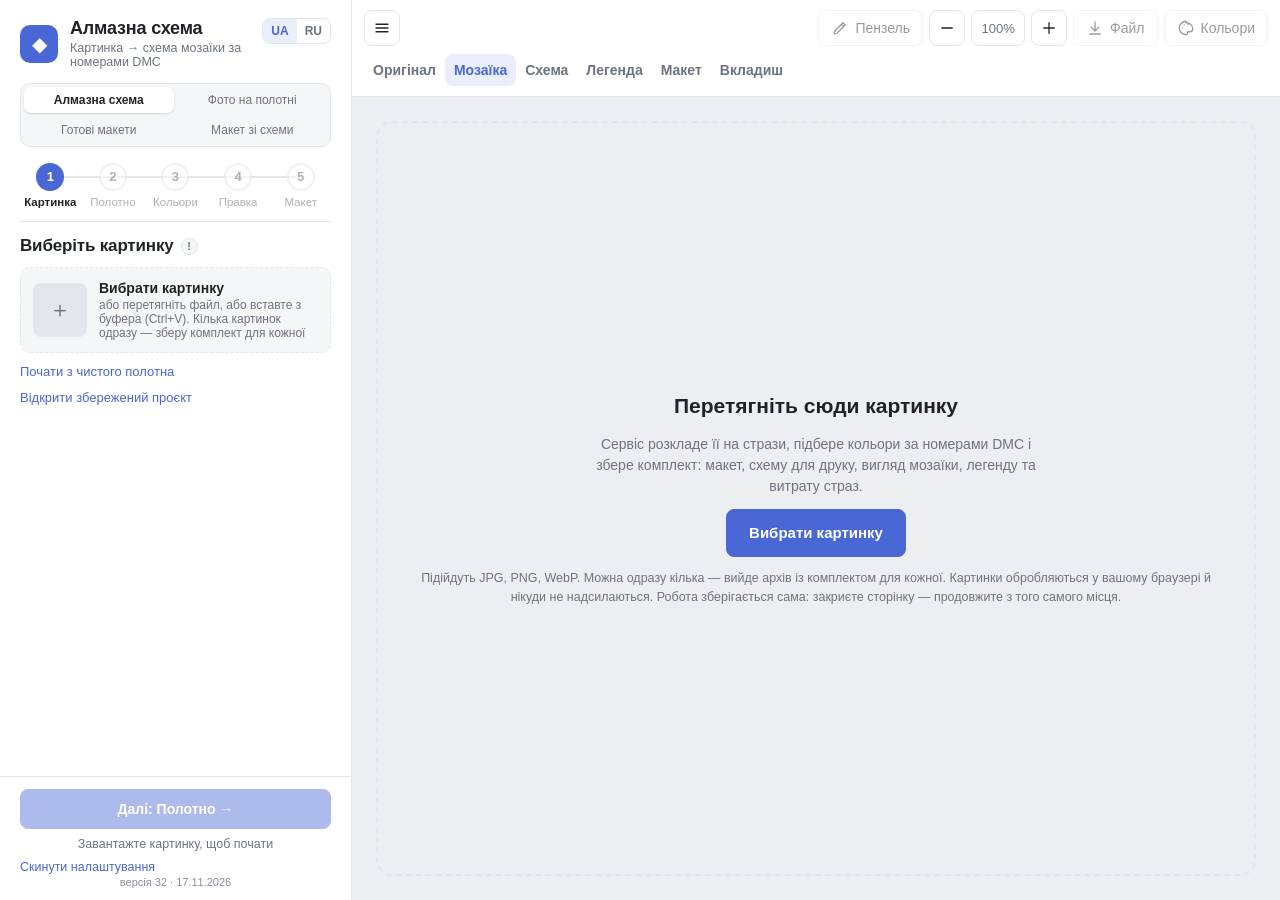
<file: index.html>
<!doctype html>
<html lang="ru">
<head>
  <meta charset="utf-8">
  <meta name="viewport" content="width=device-width, initial-scale=1, viewport-fit=cover">
  <meta http-equiv="Content-Security-Policy" content="default-src 'none'; script-src 'self'; style-src 'self'; img-src 'self' blob: data:; base-uri 'none'; form-action 'none'; manifest-src 'self'">
  <meta name="robots" content="noindex, nofollow">
  <meta name="referrer" content="no-referrer">
  <title>Алмазная схема</title>
  <link rel="icon" href="data:image/svg+xml,%3Csvg xmlns='http://www.w3.org/2000/svg' viewBox='0 0 32 32'%3E%3Crect width='32' height='32' rx='7' fill='%232f5bea'/%3E%3Cpath d='M16 6l9 10-9 10-9-10z' fill='%23fff'/%3E%3C/svg%3E">
  <link rel="manifest" href="manifest.webmanifest">
  <link rel="apple-touch-icon" href="icons/apple-touch-icon.png">
  <meta name="theme-color" content="#2f5bea">
  <link rel="stylesheet" href="css/style.css?v=32">
</head>
<body>
  <svg class="sprite" aria-hidden="true">
    <symbol id="i-menu" viewBox="0 0 24 24"><path d="M4 7h16M4 12h16M4 17h16"/></symbol>
    <symbol id="i-pencil" viewBox="0 0 24 24"><path d="M4 20l4-1L19 8l-3-3L5 16l-1 4zM14 7l3 3"/></symbol>
    <symbol id="i-x" viewBox="0 0 24 24"><path d="M6 6l12 12M18 6L6 18"/></symbol>
    <symbol id="i-plus" viewBox="0 0 24 24"><path d="M12 5v14M5 12h14"/></symbol>
    <symbol id="i-minus" viewBox="0 0 24 24"><path d="M5 12h14"/></symbol>
    <symbol id="i-download" viewBox="0 0 24 24"><path d="M12 4v11M7 11l5 5 5-5M5 20h14"/></symbol>
    <symbol id="i-undo" viewBox="0 0 24 24"><path d="M9 7L4 12l5 5M4 12h10a6 6 0 0 1 0 12"/></symbol>
    <symbol id="i-redo" viewBox="0 0 24 24"><path d="M15 7l5 5-5 5M20 12H10a6 6 0 0 0 0 12"/></symbol>
    <symbol id="i-rot-l" viewBox="0 0 24 24"><path d="M4 5v5h5M5 10a8 8 0 1 1 2 7"/></symbol>
    <symbol id="i-rot-r" viewBox="0 0 24 24"><path d="M20 5v5h-5M19 10a8 8 0 1 0-2 7"/></symbol>
    <symbol id="i-flip-h" viewBox="0 0 24 24"><path d="M12 3v18M8 7l-5 5 5 5V7zM16 7l5 5-5 5V7z"/></symbol>
    <symbol id="i-flip-v" viewBox="0 0 24 24"><path d="M3 12h18M7 8l5-5 5 5H7zM7 16l5 5 5-5H7z"/></symbol>
    <symbol id="i-swap" viewBox="0 0 24 24"><path d="M7 4L3 8l4 4M3 8h14M17 12l4 4-4 4M21 16H7"/></symbol>
    <symbol id="i-palette" viewBox="0 0 24 24"><path d="M12 3a9 9 0 1 0 0 18c1.5 0 2-1 2-2s-.5-2 1-2h2a4 4 0 0 0 4-4c0-4.5-4-8-9-8z"/><path d="M7.5 12h.01M9.5 8h.01M14.5 7.5h.01"/></symbol>
  </svg>
  <aside class="panel" id="panel">
    <header class="brand">
      <div class="brand-mark" aria-hidden="true">◆</div>
      <div>
        <h1>Алмазная схема</h1>
        <p>Картинка → схема мозаики по номерам DMC</p>
      </div>
      <div class="lang" role="group" aria-label="Язык">
        <button type="button" data-lang="uk" aria-pressed="false" title="Українська">UA</button>
        <button type="button" data-lang="ru" aria-pressed="false" title="Русский">RU</button>
      </div>
    </header>

    <nav class="sections four" aria-label="Разделы сервиса">
      <a href="index.html" aria-current="page">Алмазная схема</a>
      <a href="canvas.html">Фото на холсте</a>
      <a href="symbols.html">Готовые макеты</a>
      <a href="compose.html">Макет из схемы</a>
    </nav>

    <nav class="stepper" aria-label="Этапы работы">
      <button type="button" data-go="1" aria-current="step"><span>1</span>Картинка</button>
      <button type="button" data-go="2" disabled><span>2</span>Холст</button>
      <button type="button" data-go="3" disabled><span>3</span>Цвета</button>
      <button type="button" data-go="4" disabled><span>4</span>Правка</button>
      <button type="button" data-go="5" disabled><span>5</span>Макет</button>
    </nav>

    <div class="steps" id="steps">
      <section class="step" data-step="1">
        <h2>Выберите картинку</h2>
        <p class="lead">Из неё получится схема мозаики.</p>
        <input type="file" id="file" class="vh" accept="image/*" multiple tabindex="-1" aria-hidden="true">
        <button type="button" class="drop" id="drop">
          <span class="drop-thumb" id="dropThumb" aria-hidden="true">＋</span>
          <span class="drop-text">
            <b id="dropTitle">Выбрать картинку</b>
            <small id="dropHint">или перетащите файл, или вставьте из буфера (Ctrl+V). Несколько картинок сразу — соберу комплект для каждой</small>
          </span>
        </button>
        <div class="image-tools" id="imageTools" hidden>
          <div class="row tight">
            <button type="button" class="icon" id="rotL" title="Повернуть влево" aria-label="Повернуть влево"><svg class="ic" aria-hidden="true"><use href="#i-rot-l"></use></svg></button>
            <button type="button" class="icon" id="rotR" title="Повернуть вправо" aria-label="Повернуть вправо"><svg class="ic" aria-hidden="true"><use href="#i-rot-r"></use></svg></button>
            <button type="button" class="icon" id="flipH" title="Отразить слева направо" aria-label="Отразить слева направо"><svg class="ic" aria-hidden="true"><use href="#i-flip-h"></use></svg></button>
            <button type="button" class="icon" id="flipV" title="Отразить сверху вниз" aria-label="Отразить сверху вниз"><svg class="ic" aria-hidden="true"><use href="#i-flip-v"></use></svg></button>
            <select id="tone" aria-label="Тон картинки">
              <option value="color">Цветная</option>
              <option value="bw">Чёрно-белая</option>
              <option value="sepia">Сепия</option>
            </select>
          </div>
        </div>
        <div class="recent" id="recentBox" hidden>
          <h3>Недавние работы</h3>
          <div class="recent-list" id="recentList"></div>
        </div>
        <button type="button" class="link" id="blankStart" title="Схема без картинки: рисуете кистью по пустому холсту">Начать с чистого холста</button>
        <button type="button" class="link" id="projOpen" title="Открыть файл проекта и продолжить с того же места">Открыть сохранённый проект</button>
        <input type="file" id="projFile" class="vh" accept=".almaz,.json,application/json" tabindex="-1" aria-hidden="true">
      </section>

      <section class="step" data-step="2" hidden>
        <h2>Размер холста</h2>
        <p class="lead">Какого размера будет готовая мозаика и какая часть картинки в неё попадёт.</p>
        <label>Размер
          <select id="sizePreset">
            <option value="20x20">20 × 20 см</option>
            <option value="20x30">20 × 30 см</option>
            <option value="30x30">30 × 30 см</option>
            <option value="30x40">30 × 40 см</option>
            <option value="40x50" selected>40 × 50 см</option>
            <option value="40x60">40 × 60 см</option>
            <option value="50x70">50 × 70 см</option>
            <option value="60x80">60 × 80 см</option>
            <option value="custom">Свой размер</option>
          </select>
        </label>
        <div class="row">
          <label>Ширина, см <input type="number" id="wCm" min="5" max="200" step="1" value="40" data-kind="full"></label>
          <button type="button" class="icon" id="swap" title="Повернуть холст" aria-label="Повернуть холст"><svg class="ic" aria-hidden="true"><use href="#i-swap"></use></svg></button>
          <label>Высота, см <input type="number" id="hCm" min="5" max="200" step="1" value="50" data-kind="full"></label>
        </div>
        <div class="seg" role="radiogroup" aria-label="Тип страз">
          <label><input type="radio" name="shape" value="square" checked data-kind="full"><span>Квадратные 2,5 мм</span></label>
          <label><input type="radio" name="shape" value="round" data-kind="full"><span>Круглые 2,8 мм</span></label>
        </div>
        <p class="stats" id="stats">160 × 200 страз</p>
        <div class="crop" id="cropBox" hidden>
          <canvas id="cropCanvas" aria-label="Выбор части картинки для холста"></canvas>
          <p class="hint keep">Картинка шире или выше холста. Потяните светлую рамку, чтобы выбрать, какая часть попадёт в схему.</p>
        </div>
      </section>

      <section class="step" data-step="3" hidden>
        <h2>Цвета</h2>
        <p class="lead">Сколько цветов взять и как их подобрать.</p>
        <label>Число цветов <output id="nColorsOut">26</output>
          <input type="range" id="nColors" min="5" max="50" value="26" data-kind="full">
        </label>
        <label>Одиночные стразы
          <select id="cleanup" data-kind="full">
            <option value="0">Оставить как есть</option>
            <option value="1" selected>Убрать мелкий шум</option>
            <option value="2">Убрать сильнее</option>
          </select>
        </label>
        <p class="hint">Одиночные стразы другого цвета неудобно выкладывать. Яркие акценты — звёзды, огоньки — остаются.</p>
        <label class="check"><input type="checkbox" id="lines" data-kind="full"><span>Сохранять тонкие линии и контуры</span></label>
        <p class="hint">Для рисунков с обводкой: тонкая тёмная линия не растворяется в фоне, и обводить её кистью почти не придётся. На фотографиях лучше выключить.</p>
        <details>
          <summary>Таблица цветов и наличие</summary>
          <div class="card">
            <div class="card-info">
              <b id="palName">Открытая таблица DMC</b>
              <small id="palHint">454 цвета ниток — оттенки страз могут отличаться</small>
            </div>
            <div class="card-actions">
              <input type="file" id="palFile" class="vh" accept=".csv,.txt,text/csv,text/plain" tabindex="-1" aria-hidden="true">
              <button type="button" id="palPick">Загрузить свою таблицу</button>
              <button type="button" class="link" id="palSample">Скачать образец</button>
              <button type="button" class="link" id="palReset" hidden>Вернуть стандартную</button>
            </div>
          </div>
          <label>Нет в наличии
            <textarea id="stock" rows="2" maxlength="2000" placeholder="Номера через запятую: 3865, 819" data-kind="full"></textarea>
          </label>
          <p class="hint keep" id="stockNote">Эти цвета сервис не будет предлагать ни в одной схеме.</p>
          <label>Не брать цвета, которых меньше, страз
            <input type="number" id="minCount" min="0" max="9999" step="1" value="0" data-kind="full">
          </label>
          <p class="hint">Стразы редких цветов уйдут к ближайшему оттенку — не нужно фасовать пакетик ради десятка штук. 0 — оставить все.</p>
        </details>
        <details>
          <summary>Тонкая настройка картинки</summary>
          <label>Сглаживание <output id="smoothOut">20</output>
            <input type="range" id="smooth" min="0" max="100" value="20" data-kind="full"></label>
          <p class="hint">Убирает рябь в однородных зонах: небо, фон, кожа.</p>
          <label>Плавные переходы <output id="ditherOut">0</output>
            <input type="range" id="dither" min="0" max="100" value="0" step="5" data-kind="full"></label>
          <p class="hint">Смешивает соседние цвета точками. Переходы мягче, но одиночных страз больше.</p>
          <label>Яркость <output id="brightnessOut">0</output>
            <input type="range" id="brightness" min="-50" max="50" value="0" data-kind="full"></label>
          <label>Контраст <output id="contrastOut">0</output>
            <input type="range" id="contrast" min="-50" max="50" value="0" data-kind="full"></label>
          <label>Насыщенность <output id="saturationOut">0</output>
            <input type="range" id="saturation" min="-100" max="100" value="0" data-kind="full"></label>
          <button type="button" class="link" id="resetAdjust">Сбросить тонкую настройку</button>
        </details>
      </section>

      <section class="step" data-step="4" hidden>
        <h2>Правка вручную</h2>
        <p class="lead">Проверьте схему и поправьте то, что не нравится. Этот шаг можно пропустить.</p>
        <ul class="how">
          <li>Карандаш ✎ у цвета — заменить номер на другой.</li>
          <li>Квадратик со значком — поменять значок или цвет клетки.</li>
          <li>Крестик × — убрать цвет из схемы.</li>
          <li>Кисть — нарисовать контур или поправить отдельные стразы.</li>
        </ul>
        <button type="button" class="wide" id="stepBrush">✎ Включить кисть</button>
      </section>

      <section class="step" data-step="5" hidden>
        <h2>Макет и файлы</h2>
        <p class="lead">Подписи для печатного листа. Все поля необязательные.</p>
        <label>Артикул <input type="text" id="article" maxlength="40" placeholder="AS 45462" data-kind="meta"></label>
        <label>Название <input type="text" id="title" maxlength="80" placeholder="Зимові будиночки" data-kind="meta"></label>
        <label>Адреса сайта (до трёх строк)
          <textarea id="urls" rows="2" maxlength="300" placeholder="www.example.com" data-kind="meta"></textarea>
        </label>
        <div class="card">
          <div class="card-info">
            <b>QR-коды и логотип</b>
            <small id="logoHint">До четырёх картинок — встанут в ряд внизу макета.</small>
          </div>
          <div class="logo-list" id="logoList" hidden></div>
          <div class="card-actions">
            <input type="file" id="logoFile" class="vh" accept="image/*" multiple tabindex="-1" aria-hidden="true">
            <button type="button" id="logoPick">Добавить картинки</button>
          </div>
        </div>
        <details>
          <summary>Дополнительно</summary>
          <label class="check"><input type="checkbox" id="autoLight"><span>Печатать тёмные клетки светлее</span></label>
          <p class="hint">Чёрные и очень тёмные цвета на схеме станут серыми: значки читаются, краски уходит меньше. Номера и цвет страз не меняются.</p>
          <label class="check"><input type="checkbox" id="withDocx" checked><span>Этикетки для пакетиков (Word, 24 × 14 мм)</span></label>
          <p class="hint">Файл Word для термопринтера с лентой этикеток 24 × 14 мм, по одной этикетке на страницу: значок, номер цвета и количество страз. Первая этикетка — артикул и название. Если задан запас страз, количество указано уже с запасом.</p>
          <input type="checkbox" id="withLabels" hidden>
          <label class="check"><input type="checkbox" id="withJpg" checked><span>Добавить JPEG для типографии</span></label>
          <p class="hint">Макет одним файлом JPEG, как его берёт типография: CMYK, ровно 300 dpi, имя файла — артикул.</p>
          <label class="check"><input type="checkbox" id="withPdf"><span>Добавить в комплект PDF</span></label>
          <p class="hint">Макет и схема в PDF с точным размером листа — если типография просит PDF.</p>
          <label>Вид вкладыша
            <select id="insertStyle" data-kind="meta">
              <option value="list">Список</option>
              <option value="table">Таблица с номерами</option>
            </select>
          </label>
          <p class="hint">«Список» — значок, образец цвета и номер DMC. «Таблица с номерами» — таблица в рамках с порядковым номером 01, 02, 03…, который удобно ставить на пакетики.</p>
          <label>Размер значков на схеме
            <select id="symSize">
              <option value="100">Обычный</option>
              <option value="112">Крупнее</option>
              <option value="125">Самый крупный</option>
            </select>
          </label>
          <p class="hint">Насколько большим рисовать значок в клетке схемы и макета. «Самый крупный» занимает почти всю клетку.</p>
          <label>Запас страз, %
            <input type="number" id="reserve" min="0" max="50" step="1" value="0" data-kind="meta">
          </label>
          <p class="hint">Сколько страз положить сверх схемы на случай потери. Обычно кладут 10–20 %. Вес в легенде, таблице расхода и на наклейках считается уже с запасом; число страз в схеме не меняется.</p>
          <label>Вес одной стразы, г <input type="text" id="gram" value="0,0057" inputmode="decimal" maxlength="8" data-kind="meta"></label>
        </details>
        <button type="button" class="wide" id="jpgSave" disabled><svg class="ic" aria-hidden="true"><use href="#i-download"></use></svg><span>JPEG для типографии</span></button>
        <p class="hint">Макет одним файлом JPEG, без архива: CMYK, ровно 300 dpi, имя файла — артикул, например 44179.jpg. Его можно сразу отправить в типографию или положить на Google Диск.</p>
        <button type="button" class="link" id="projSave" disabled title="Сохранить картинку, настройки и все ручные правки в один файл — чтобы вернуться к макету позже или на другом компьютере">Сохранить проект в файл</button>
      </section>
    </div>

    <footer class="actions">
      <div class="nav">
        <button type="button" id="stepBack" hidden>← Назад</button>
        <button type="button" class="primary" id="stepNext" disabled>Далее →</button>
        <button type="button" class="primary" id="zip" disabled hidden>Скачать комплект (ZIP)</button>
      </div>
      <p class="status" id="status" role="status" aria-live="polite">Загрузите картинку, чтобы начать</p>
      <p class="foot">
        <button type="button" class="link" id="resetAll">Сбросить настройки</button>
        <button type="button" class="link" id="install" hidden>Установить как программу</button>
        <span id="version"></span>
      </p>
    </footer>
  </aside>

  <main>
    <nav class="toolbar">
      <button type="button" class="icon" id="panelToggle" aria-pressed="true" title="Скрыть или показать настройки" aria-label="Скрыть или показать настройки"><svg class="ic" aria-hidden="true"><use href="#i-menu"></use></svg></button>
      <div class="tablist" role="tablist" aria-label="Что показать">
        <button role="tab" data-tab="original" aria-selected="false">Оригинал</button>
        <button role="tab" data-tab="mosaic" aria-selected="true">Мозаика</button>
        <button role="tab" data-tab="scheme" aria-selected="false">Схема</button>
        <button role="tab" data-tab="legend" aria-selected="false">Легенда</button>
        <button role="tab" data-tab="layout" aria-selected="false">Макет</button>
        <button role="tab" data-tab="insert" aria-selected="false" title="Лист A4 в набор: значки и номера цветов">Вкладыш</button>
      </div>
      <div class="tools">
        <button type="button" class="toggle" id="brushToggle" aria-pressed="false" disabled title="Рисовать по схеме: поставить стразы нужного цвета вручную"><svg class="ic" aria-hidden="true"><use href="#i-pencil"></use></svg><span>Кисть</span></button>
        <button type="button" class="icon" id="zoomOut" title="Уменьшить" aria-label="Уменьшить"><svg class="ic" aria-hidden="true"><use href="#i-minus"></use></svg></button>
        <button type="button" class="zoom-label" id="zoomFit" title="Вписать в окно"><span id="zoomLabel">100%</span></button>
        <button type="button" class="icon" id="zoomIn" title="Увеличить" aria-label="Увеличить"><svg class="ic" aria-hidden="true"><use href="#i-plus"></use></svg></button>
        <button type="button" id="saveOne" disabled title="Скачать этот файл"><svg class="ic" aria-hidden="true"><use href="#i-download"></use></svg><span>Файл</span></button>
        <button type="button" class="toggle" id="colorsToggle" aria-pressed="true" disabled title="Скрыть или показать список цветов"><svg class="ic" aria-hidden="true"><use href="#i-palette"></use></svg><span>Цвета</span></button>
      </div>
    </nav>
    <div class="brushbar" id="brushBar" hidden>
      <button type="button" class="brush-color" id="brushColor" title="Выбрать цвет кисти из всей таблицы">
        <span class="swatch" id="brushSwatch" aria-hidden="true"></span><b id="brushCode">310</b><span>сменить</span>
      </button>
      <div class="seg" role="radiogroup" aria-label="Инструмент">
        <label><input type="radio" name="tool" value="brush" checked><span>Кисть</span></label>
        <label><input type="radio" name="tool" value="fill"><span>Заливка</span></label>
        <label><input type="radio" name="tool" value="erase"><span>Ластик</span></label>
        <label><input type="radio" name="tool" value="pipette"><span>Пипетка</span></label>
      </div>
      <button type="button" class="toggle" id="brushEmpty" aria-pressed="false" title="Зоны без страз: там на холсте остаётся напечатанная картинка. Работает с кистью и заливкой">Без страз</button>
      <select id="brushSize" aria-label="Размер кисти" title="Размер кисти и ластика">
        <option value="1">1 страза</option>
        <option value="2">2 × 2</option>
        <option value="3">3 × 3</option>
      </select>
      <button type="button" id="brushUndo" disabled title="Отменить последний мазок (Ctrl + Z)"><svg class="ic" aria-hidden="true"><use href="#i-undo"></use></svg><span>Отменить</span></button>
      <button type="button" id="brushRedo" disabled title="Вернуть отменённое (Ctrl + Shift + Z)"><svg class="ic" aria-hidden="true"><use href="#i-redo"></use></svg><span>Вернуть</span></button>
      <button type="button" class="toggle" id="brushHi" aria-pressed="false" title="Показать все стразы цвета кисти яркой контрастной краской (клавиша Q)">Подсветить</button>
      <label class="check"><input type="checkbox" id="brushUnder"><span>Исходник поверх</span></label>
      <button type="button" class="link" id="brushClear" hidden>Стереть всю прорисовку</button>
      <p class="hint">Цвет кисти — нажмите на цвет в списке или «сменить». Shift + щелчок — прямая линия от прошлой точки. Ластик возвращает стразам цвет, который подобрал сервис. Двигать схему — правой кнопкой мыши или колесом. Клавиша V — сравнить с исходником, Q — подсветить цвет кисти.</p>
    </div>
    <div class="stage" id="stage">
      <div class="empty" id="empty">
        <h3>Перетащите сюда картинку</h3>
        <p>Сервис разложит её на стразы, подберёт цвета по номерам DMC и соберёт комплект: макет, схему для печати, вид мозаики, легенду и расход страз.</p>
        <button type="button" class="primary" id="emptyPick">Выбрать картинку</button>
        <small>Подойдут JPG, PNG, WebP. Можно сразу несколько — получится архив с комплектом для каждой. Картинки обрабатываются в вашем браузере и никуда не отправляются. Работа сохраняется сама: закроете страницу — продолжите с того же места.</small>
      </div>
      <div class="holder" id="holder" hidden></div>
    </div>
  </main>

  <aside class="colors" id="colorsPanel" hidden>
    <h2>Цвета в схеме <button type="button" class="color-x" id="colorsClose" title="Скрыть список цветов" aria-label="Скрыть список цветов"><svg class="ic" aria-hidden="true"><use href="#i-x"></use></svg></button></h2>
    <div class="summary">
      <div><b id="sumColors">0</b><small>цветов</small></div>
      <div><b id="sumStones">0</b><small>страз</small></div>
      <div><b id="sumGrams">0</b><small>граммов</small></div>
    </div>
    <p class="hint">Нажмите на номер, чтобы подсветить цвет: все его стразы станут яркими по всей картинке (снять — ещё раз или клавиша Q). Квадратик со значком — поменять значок или цвет клетки на схеме. Карандаш — заменить номер на другой. Крестик — убрать цвет, замену подберёт сервис.</p>
    <div class="color-head" aria-hidden="true"><span></span><span>Номер</span><span>Штук</span><span>Вес</span></div>
    <ul id="colorList"></ul>
    <div class="excluded" id="replacedBox" hidden></div>
    <div class="excluded" id="excludedBox" hidden></div>
  </aside>

  <dialog class="pick" id="pickDialog" aria-labelledby="pickTitle">
    <div class="pick-body">
      <header>
        <span class="swatch" id="pickSwatch" aria-hidden="true"></span>
        <div>
          <h2 id="pickTitle">Заменить цвет</h2>
          <p id="pickSub"></p>
        </div>
        <button type="button" class="icon" id="pickClose" title="Закрыть" aria-label="Закрыть"><svg class="ic" aria-hidden="true"><use href="#i-x"></use></svg></button>
      </header>
      <input type="search" id="pickSearch" placeholder="Номер цвета, например 3865" autocomplete="off" aria-label="Найти номер цвета">
      <p class="hint" id="pickHint"></p>
      <div class="pick-list" id="pickList"></div>
      <p class="hint" id="pickNote"></p>
    </div>
  </dialog>

  <dialog class="pick" id="symDialog" aria-labelledby="symTitle">
    <div class="pick-body">
      <header>
        <span class="swatch" id="symSwatch" aria-hidden="true"></span>
        <div>
          <h2 id="symTitle">Цвет на схеме</h2>
          <p>Номер и цвет страз не меняются — только то, как клетка напечатана на схеме, в легенде и макете.</p>
        </div>
        <button type="button" class="icon" id="symClose" title="Закрыть" aria-label="Закрыть"><svg class="ic" aria-hidden="true"><use href="#i-x"></use></svg></button>
      </header>
      <div class="pick-scroll">
        <h3>Значок</h3>
        <div class="sym-list" id="symList"></div>
        <button type="button" class="link" id="symReset" hidden>Вернуть обычный значок</button>
        <h3>Цвет клетки</h3>
        <p class="hint">Тёмные цвета можно печатать светлее, чтобы значок хорошо читался.</p>
        <div class="print-list" id="printList"></div>
        <label class="inline">Свой цвет <input type="color" id="printCustom" value="#d9d9d9"></label>
      </div>
      <button type="button" class="primary" id="symDone">Готово</button>
    </div>
  </dialog>

  <div class="tip" id="tip" role="tooltip" hidden></div>

  <script src="js/i18n.js?v=32"></script>
  <script src="js/palette-dmc.js?v=32"></script>
  <script src="js/files.js?v=32"></script>
  <script src="js/engine.js?v=32"></script>
  <script src="js/render.js?v=32"></script>
  <script src="js/app.js?v=32"></script>
  <script src="js/pwa.js?v=32"></script>
</body>
</html>
</file>
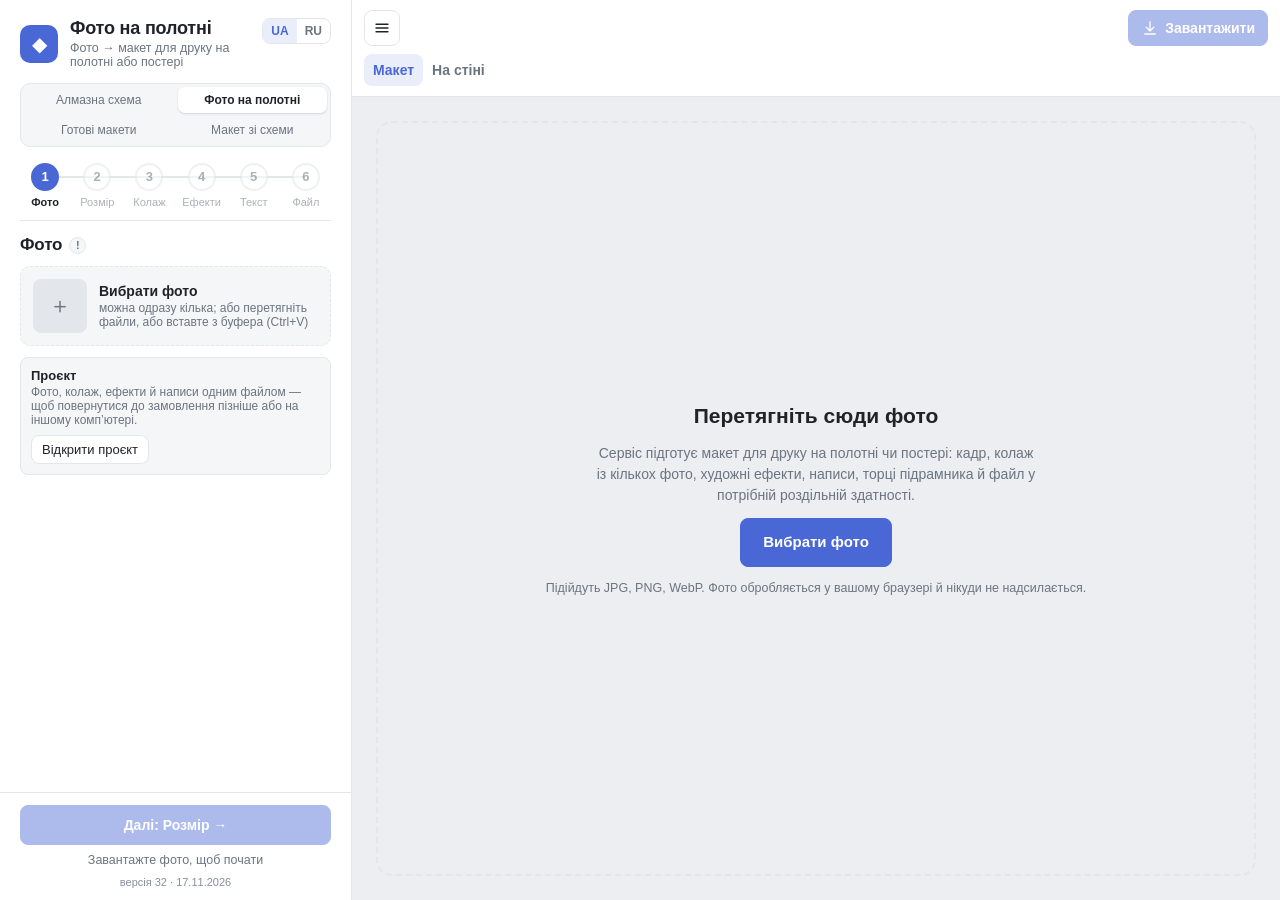
<file: canvas.html>
<!doctype html>
<html lang="ru">
<head>
  <meta charset="utf-8">
  <meta name="viewport" content="width=device-width, initial-scale=1, viewport-fit=cover">
  <meta http-equiv="Content-Security-Policy" content="default-src 'none'; script-src 'self'; style-src 'self'; img-src 'self' blob: data:; base-uri 'none'; form-action 'none'; manifest-src 'self'">
  <meta name="robots" content="noindex, nofollow">
  <meta name="referrer" content="no-referrer">
  <title>Фото на холсте</title>
  <link rel="icon" href="data:image/svg+xml,%3Csvg xmlns='http://www.w3.org/2000/svg' viewBox='0 0 32 32'%3E%3Crect width='32' height='32' rx='7' fill='%234a67d6'/%3E%3Cpath d='M16 6l9 10-9 10-9-10z' fill='%23fff'/%3E%3C/svg%3E">
  <link rel="manifest" href="manifest.webmanifest">
  <link rel="apple-touch-icon" href="icons/apple-touch-icon.png">
  <meta name="theme-color" content="#2f5bea">
  <link rel="stylesheet" href="css/style.css?v=32">
</head>
<body class="poster">
  <svg class="sprite" aria-hidden="true">
    <symbol id="i-menu" viewBox="0 0 24 24"><path d="M4 7h16M4 12h16M4 17h16"/></symbol>
    <symbol id="i-plus" viewBox="0 0 24 24"><path d="M12 5v14M5 12h14"/></symbol>
    <symbol id="i-minus" viewBox="0 0 24 24"><path d="M5 12h14"/></symbol>
    <symbol id="i-download" viewBox="0 0 24 24"><path d="M12 4v11M7 11l5 5 5-5M5 20h14"/></symbol>
    <symbol id="i-rot-l" viewBox="0 0 24 24"><path d="M4 5v5h5M5 10a8 8 0 1 1 2 7"/></symbol>
    <symbol id="i-rot-r" viewBox="0 0 24 24"><path d="M20 5v5h-5M19 10a8 8 0 1 0-2 7"/></symbol>
    <symbol id="i-flip-h" viewBox="0 0 24 24"><path d="M12 3v18M8 7l-5 5 5 5V7zM16 7l5 5-5 5V7z"/></symbol>
    <symbol id="i-flip-v" viewBox="0 0 24 24"><path d="M3 12h18M7 8l5-5 5 5H7zM7 16l5 5 5-5H7z"/></symbol>
    <symbol id="i-swap" viewBox="0 0 24 24"><path d="M7 4L3 8l4 4M3 8h14M17 12l4 4-4 4M21 16H7"/></symbol>
  </svg>

  <aside class="panel" id="panel">
    <header class="brand">
      <div class="brand-mark" aria-hidden="true">◆</div>
      <div>
        <h1>Фото на холсте</h1>
        <p>Фото → макет для печати на холсте или постере</p>
      </div>
      <div class="lang" role="group" aria-label="Язык">
        <button type="button" data-lang="uk" aria-pressed="false" title="Українська">UA</button>
        <button type="button" data-lang="ru" aria-pressed="false" title="Русский">RU</button>
      </div>
    </header>

    <nav class="sections four" aria-label="Разделы сервиса">
      <a href="index.html">Алмазная схема</a>
      <a href="canvas.html" aria-current="page">Фото на холсте</a>
      <a href="symbols.html">Готовые макеты</a>
      <a href="compose.html">Макет из схемы</a>
    </nav>

    <nav class="stepper six" aria-label="Этапы работы">
      <button type="button" data-go="1" aria-current="step"><span>1</span>Фото</button>
      <button type="button" data-go="2" disabled><span>2</span>Размер</button>
      <button type="button" data-go="3" disabled><span>3</span>Коллаж</button>
      <button type="button" data-go="4" disabled><span>4</span>Эффекты</button>
      <button type="button" data-go="5" disabled><span>5</span>Текст</button>
      <button type="button" data-go="6" disabled><span>6</span>Файл</button>
    </nav>

    <div class="steps" id="steps">
      <section class="step" data-step="1">
        <h2>Фото</h2>
        <p class="lead">Одно фото — картина, несколько — коллаж (до 20 фото). Порядок и раскладку можно поменять на шаге «Коллаж».</p>
        <input type="file" id="file" class="vh" accept="image/*" multiple tabindex="-1" aria-hidden="true">
        <input type="file" id="replaceFile" class="vh" accept="image/*" tabindex="-1" aria-hidden="true">
        <button type="button" class="drop" id="drop">
          <span class="drop-thumb" id="dropThumb" aria-hidden="true">＋</span>
          <span class="drop-text">
            <b id="dropTitle">Выбрать фото</b>
            <small id="dropHint">можно сразу несколько; или перетащите файлы, или вставьте из буфера (Ctrl+V)</small>
          </span>
        </button>
        <div class="photo-list" id="photoList" hidden></div>
        <div class="image-tools" id="imageTools" hidden>
          <p class="stats" id="photoSel"></p>
          <div class="row tight">
            <button type="button" class="icon" id="rotL" title="Повернуть влево" aria-label="Повернуть влево"><svg class="ic" aria-hidden="true"><use href="#i-rot-l"></use></svg></button>
            <button type="button" class="icon" id="rotR" title="Повернуть вправо" aria-label="Повернуть вправо"><svg class="ic" aria-hidden="true"><use href="#i-rot-r"></use></svg></button>
            <button type="button" class="icon" id="flipH" title="Отразить слева направо" aria-label="Отразить слева направо"><svg class="ic" aria-hidden="true"><use href="#i-flip-h"></use></svg></button>
            <button type="button" class="icon" id="flipV" title="Отразить сверху вниз" aria-label="Отразить сверху вниз"><svg class="ic" aria-hidden="true"><use href="#i-flip-v"></use></svg></button>
            <button type="button" id="photoReplace" title="Поставить другое фото на это место">Заменить</button>
            <button type="button" id="photoRemove" title="Убрать фото из работы">Убрать</button>
          </div>
        </div>
        <div class="card">
          <div class="card-info">
            <b>Проект</b>
            <small>Фото, коллаж, эффекты и надписи одним файлом — чтобы вернуться к заказу позже или на другом компьютере.</small>
          </div>
          <div class="card-actions">
            <input type="file" id="projFile" class="vh" accept=".almaz,.json,application/json" tabindex="-1" aria-hidden="true">
            <button type="button" id="projOpen">Открыть проект</button>
          </div>
        </div>
      </section>

      <section class="step" data-step="2" hidden>
        <h2>Размер и кадр</h2>
        <p class="lead">Размер готовой картины и то, какая часть фото в неё попадёт.</p>
        <label>Размер
          <select id="sizePreset">
            <optgroup label="Основные размеры">
              <option value="40x50" selected>50 × 40 см</option>
              <option value="40x60">60 × 40 см</option>
              <option value="50x70">70 × 50 см</option>
            </optgroup>
            <optgroup label="Другие размеры">
              <option value="20x30">30 × 20 см</option>
              <option value="30x40">40 × 30 см</option>
              <option value="30x50">50 × 30 см</option>
              <option value="50x80">80 × 50 см</option>
              <option value="60x80">80 × 60 см</option>
              <option value="50x90">90 × 50 см</option>
              <option value="60x90">90 × 60 см</option>
              <option value="70x90">90 × 70 см</option>
              <option value="70x100">100 × 70 см</option>
              <option value="80x100">100 × 80 см</option>
              <option value="80x120">120 × 80 см</option>
              <option value="custom">Свой размер</option>
            </optgroup>
          </select>
        </label>
        <div class="row">
          <label>Ширина, см <input type="number" id="wCm" min="5" max="300" step="1" value="50"></label>
          <button type="button" class="icon" id="swap" title="Повернуть холст" aria-label="Повернуть холст"><svg class="ic" aria-hidden="true"><use href="#i-swap"></use></svg></button>
          <label>Высота, см <input type="number" id="hCm" min="5" max="300" step="1" value="40"></label>
        </div>
        <label><span id="zoomLabel">Приблизить фото</span> <output id="zoomOut">100%</output>
          <input type="range" id="zoom" min="100" max="400" value="100">
        </label>
        <p class="hint">Двигайте фото мышью или пальцем прямо на макете, чтобы выбрать кадр. Масштаб — этим ползунком или колесом мыши с Ctrl. В коллаже сначала нажмите на нужное фото.</p>
        <label>Торцы подрамника, см
          <input type="number" id="wrap" min="0" max="10" step="0.5" value="4">
        </label>
        <p class="hint">Сколько сантиметров полотна уходит на боковые стороны подрамника при натяжке. Для постера без подрамника поставьте 0.</p>
        <label>Чем заполнить торцы
          <select id="wrapMode">
            <option value="mirror">Зеркальное отражение края</option>
            <option value="extend">Продолжение фото</option>
            <option value="color">Один цвет</option>
          </select>
        </label>
        <p class="hint">«Зеркало» сохраняет весь кадр на лицевой стороне. «Продолжение» загибает на торцы часть самого фото — важное у края окажется сбоку. «Один цвет» — ровная заливка.</p>
        <p class="stats" id="wrapNote" hidden>Для коллажа и фото с полями «Продолжение фото» работает как зеркало.</p>
        <label class="inline" id="wrapColorRow" hidden>Цвет торцов <input type="color" id="wrapColor" value="#ffffff"></label>
      </section>

      <section class="step" data-step="3" hidden>
        <h2>Коллаж и поля</h2>
        <p class="lead">Раскладка фото, промежутки между ними и поля по краю. Для одного фото поля — это рамка вокруг него, как паспарту.</p>
        <div id="tplBox" hidden>
          <span class="field-title">Раскладка</span>
          <div class="tpl-list" id="tplList" role="group" aria-label="Раскладка"></div>
          <div class="row tight">
            <button type="button" id="cellPrev" title="Поменять выбранное фото местами с предыдущим">← Местами</button>
            <span class="stats grow" id="cellInfo"></span>
            <button type="button" id="cellNext" title="Поменять выбранное фото местами со следующим">Местами →</button>
          </div>
          <p class="hint">Нажмите на фото на макете, чтобы выбрать его: двигайте мышью, приближайте колесом с Ctrl. Кнопками «Местами» выбранное фото меняется с соседним.</p>
        </div>
        <label>Промежуток между фото, мм <output id="gapOut">10</output>
          <input type="range" id="gap" min="0" max="60" step="1" value="10"></label>
        <label>Поля по краю, мм <output id="marginOut">0</output>
          <input type="range" id="margin" min="0" max="150" step="1" value="0"></label>
        <label>Скругление углов фото, мм <output id="radiusOut">0</output>
          <input type="range" id="radius" min="0" max="50" step="1" value="0"></label>
        <label class="inline">Цвет фона, полей и промежутков <input type="color" id="bgColor" value="#ffffff"></label>
        <p class="hint">Поля по краю считаются от сгиба: на торцы они уходят целиком, если выбрано «Зеркало». Промежуток 0 — фото встык.</p>
      </section>

      <section class="step" data-step="4" hidden>
        <h2>Эффекты и цвет</h2>
        <p class="lead">Художественный эффект и обработка ко всем фото сразу. Этот шаг можно пропустить.</p>
        <span class="field-title">Художественный эффект</span>
        <div class="fx-list" id="fxList" role="group" aria-label="Художественный эффект"></div>
        <div id="fxControls" hidden>
          <label id="fxSizeRow"><span id="fxSizeName">Размер мазка, мм</span> <output id="fxSizeOut">4</output>
            <input type="range" id="fxSize" min="1" max="12" step="0.5" value="4"></label>
          <label id="fxReliefRow"><span id="fxReliefName">Рельеф мазков</span> <output id="fxReliefOut">50</output>
            <input type="range" id="fxRelief" min="0" max="100" value="50"></label>
          <label>Сила эффекта, % <output id="fxAmountOut">100</output>
            <input type="range" id="fxAmount" min="0" max="100" value="100"></label>
          <p class="hint">Эффект считается заново после каждого изменения — на большом коллаже это занимает пару секунд. В файле для печати он рассчитывается в полном разрешении, поэтому сохранение дольше обычного.</p>
        </div>
        <details id="adjustBox" open>
          <summary>Свет и цвет</summary>
          <label class="check"><input type="checkbox" id="autoLevel"><span>Автокоррекция: выровнять свет и цвет каждого фото</span></label>
          <label>Яркость <output id="brightnessOut">0</output>
            <input type="range" id="brightness" min="-50" max="50" value="0"></label>
          <label>Контраст <output id="contrastOut">0</output>
            <input type="range" id="contrast" min="-50" max="50" value="0"></label>
          <label>Насыщенность <output id="saturationOut">0</output>
            <input type="range" id="saturation" min="-100" max="100" value="0"></label>
          <label>Тепло <output id="warmthOut">0</output>
            <input type="range" id="warmth" min="-50" max="50" value="0"></label>
          <label>Резкость <output id="sharpOut">0</output>
            <input type="range" id="sharp" min="0" max="100" value="0"></label>
          <label>Виньетка (затемнение краёв) <output id="vignetteOut">0</output>
            <input type="range" id="vignette" min="0" max="100" value="0"></label>
          <label>Тон
            <select id="tone">
              <option value="color">Цветная</option>
              <option value="bw">Чёрно-белая</option>
              <option value="sepia">Сепия</option>
              <option value="vintage">Винтаж</option>
            </select>
          </label>
          <button type="button" class="link" id="resetAdjust">Сбросить эффект и обработку</button>
        </details>
      </section>

      <section class="step" data-step="5" hidden>
        <h2>Текст</h2>
        <p class="lead">Надписи поверх фото: имена, даты, пожелания. Надпись можно двигать мышью прямо на макете, стрелками на клавиатуре — точно.</p>
        <ul class="text-list" id="textList"></ul>
        <button type="button" id="textAdd">＋ Добавить надпись</button>
        <div class="text-editor" id="textEditor" hidden>
          <label>Текст <textarea id="tText" rows="2" maxlength="300" placeholder="Анна та Олег · 12.06.2026"></textarea></label>
          <span class="field-title">Стиль</span>
          <div class="preset-row" id="tPresets">
            <button type="button" data-preset="white" class="pr-white">Белый с тенью</button>
            <button type="button" data-preset="black" class="pr-black">Чёрный</button>
            <button type="button" data-preset="gold" class="pr-gold">Золото</button>
            <button type="button" data-preset="silver" class="pr-silver">Серебро</button>
            <button type="button" data-preset="outline" class="pr-outline">С контуром</button>
            <button type="button" data-preset="plate" class="pr-plate">На подложке</button>
          </div>
          <label>Шрифт <select id="tFont"></select></label>
          <input type="file" id="tFontFile" class="vh" accept=".ttf,.otf,.woff,.woff2" tabindex="-1" aria-hidden="true">
          <button type="button" class="link" id="tFontAdd">Добавить свой шрифт из файла (TTF, OTF, WOFF)</button>
          <label>Размер букв, см <output id="tSizeOut">4</output>
            <input type="range" id="tSize" min="0.5" max="30" step="0.1" value="4"></label>
          <div class="row tight">
            <button type="button" class="toggle sq" id="tBold" aria-pressed="false" title="Жирный"><b>Ж</b></button>
            <button type="button" class="toggle sq" id="tItalic" aria-pressed="false" title="Курсив"><i>К</i></button>
            <div class="seg grow" role="group" aria-label="Выравнивание строк">
              <label><input type="radio" name="tAlign" value="left"><span>Слева</span></label>
              <label><input type="radio" name="tAlign" value="center" checked><span>По центру</span></label>
              <label><input type="radio" name="tAlign" value="right"><span>Справа</span></label>
            </div>
          </div>
          <div class="row">
            <label>Заливка
              <select id="tFill">
                <option value="color">Цвет</option>
                <option value="gold">Золото</option>
                <option value="silver">Серебро</option>
                <option value="rose">Розовое золото</option>
              </select>
            </label>
            <label class="inline" id="tColorRow">Цвет <input type="color" id="tColor" value="#ffffff"></label>
          </div>
          <label>Непрозрачность, % <output id="tOpacityOut">100</output>
            <input type="range" id="tOpacity" min="10" max="100" value="100"></label>
          <details>
            <summary>Тень</summary>
            <div class="row tight"><label class="check grow"><input type="checkbox" id="tShadow"><span>Тень под буквами</span></label><input type="color" id="tShadowColor" value="#000000" title="Цвет тени"></div>
            <label>Плотность, % <output id="tShadowAlphaOut">60</output><input type="range" id="tShadowAlpha" min="5" max="100" value="60"></label>
            <label>Размытие, мм <output id="tShadowBlurOut">1.5</output><input type="range" id="tShadowBlur" min="0" max="15" step="0.1" value="1.5"></label>
            <label>Сдвиг вправо, мм <output id="tShadowDxOut">0.5</output><input type="range" id="tShadowDx" min="-10" max="10" step="0.1" value="0.5"></label>
            <label>Сдвиг вниз, мм <output id="tShadowDyOut">0.7</output><input type="range" id="tShadowDy" min="-10" max="10" step="0.1" value="0.7"></label>
          </details>
          <details>
            <summary>Контур</summary>
            <div class="row tight"><label class="check grow"><input type="checkbox" id="tOutline"><span>Контур вокруг букв</span></label><input type="color" id="tOutlineColor" value="#000000" title="Цвет контура"></div>
            <label>Толщина, мм <output id="tOutlineWidthOut">0.6</output><input type="range" id="tOutlineWidth" min="0.1" max="5" step="0.1" value="0.6"></label>
          </details>
          <details>
            <summary>Подложка</summary>
            <div class="row tight"><label class="check grow"><input type="checkbox" id="tPlate"><span>Плашка под текстом</span></label><input type="color" id="tPlateColor" value="#ffffff" title="Цвет плашки"></div>
            <label>Плотность, % <output id="tPlateAlphaOut">80</output><input type="range" id="tPlateAlpha" min="5" max="100" value="80"></label>
            <label>Отступ, мм <output id="tPlatePadOut">6</output><input type="range" id="tPlatePad" min="0" max="40" step="0.5" value="6"></label>
            <label>Скругление, мм <output id="tPlateRadiusOut">3</output><input type="range" id="tPlateRadius" min="0" max="40" step="0.5" value="3"></label>
          </details>
          <details>
            <summary>Расположение и интервалы</summary>
            <div class="row tight wrap">
              <button type="button" id="tCenterX">По центру</button>
              <button type="button" id="tTop">Вверху</button>
              <button type="button" id="tMiddle">Посередине</button>
              <button type="button" id="tBottom">Внизу</button>
            </div>
            <label>Поворот, ° <output id="tRotOut">0</output><input type="range" id="tRot" min="-180" max="180" value="0"></label>
            <label>Между буквами, % <output id="tSpacingOut">0</output><input type="range" id="tSpacing" min="-10" max="60" value="0"></label>
            <label>Между строками <output id="tLineHOut">1.15</output><input type="range" id="tLineH" min="0.7" max="2.5" step="0.05" value="1.15"></label>
          </details>
          <p class="quality warn" id="tWarn" hidden></p>
          <div class="row tight">
            <button type="button" id="tDup">Копия надписи</button>
            <button type="button" class="link danger" id="tDel">Удалить надпись</button>
          </div>
        </div>
      </section>

      <section class="step" data-step="6" hidden>
        <h2>Файл для печати</h2>
        <p class="lead">Готовый макет одним файлом, с торцами и в нужном разрешении.</p>
        <label>Номер заказа или название
          <input type="text" id="order" maxlength="60" placeholder="1234">
        </label>
        <p class="hint">Станет именем файла, например «1234 60x40.jpg».</p>
        <label>Цвет файла
          <select id="colorMode">
            <option value="cmyk">CMYK — для типографии</option>
            <option value="rgb">RGB — для цифровой печати</option>
          </select>
        </label>
        <p class="hint">CMYK — как в файлах для типографии (мелованная бумага, FOGRA39). RGB берут, если печатник просит обычный JPEG.</p>
        <p class="stats" id="fileInfo"></p>
        <ul class="checks" id="checks"></ul>
        <div class="card">
          <div class="card-info">
            <b>Превью для заказчика</b>
            <small>Картина на стене рядом с человеком — небольшой JPG, чтобы согласовать заказ в мессенджере.</small>
          </div>
          <label class="check"><input type="checkbox" id="watermark" checked><span>Надпись «ОБРАЗЕЦ» поверх картины</span></label>
          <div class="card-actions"><button type="button" id="previewSave">Скачать превью</button></div>
        </div>
        <div class="card">
          <div class="card-info">
            <b>Проект</b>
            <small>Сохраните, чтобы потом поправить заказ: фото, коллаж, эффекты и надписи.</small>
          </div>
          <div class="card-actions"><button type="button" id="projSave">Сохранить проект</button></div>
        </div>
      </section>
    </div>

    <footer class="actions">
      <div class="quality" id="quality" hidden></div>
      <div class="nav">
        <button type="button" id="stepBack" hidden>← Назад</button>
        <button type="button" class="primary" id="stepNext" disabled>Далее →</button>
        <button type="button" class="primary" id="save" disabled hidden><svg class="ic" aria-hidden="true"><use href="#i-download"></use></svg><span>Скачать файл для печати</span></button>
      </div>
      <p class="status" id="status" role="status" aria-live="polite">Загрузите фото, чтобы начать</p>
      <p class="foot"><button type="button" class="link" id="install" hidden>Установить как программу</button><span id="version"></span></p>
    </footer>
  </aside>

  <main>
    <nav class="toolbar">
      <button type="button" class="icon" id="panelToggle" aria-pressed="true" title="Скрыть или показать настройки" aria-label="Скрыть или показать настройки"><svg class="ic" aria-hidden="true"><use href="#i-menu"></use></svg></button>
      <div class="tablist" role="tablist" aria-label="Что показать">
        <button role="tab" data-tab="layout" aria-selected="true">Макет</button>
        <button role="tab" data-tab="wall" aria-selected="false">На стене</button>
      </div>
      <div class="tools">
        <span class="busy-note" id="fxBusy" hidden>Рисую эффект…</span>
        <button type="button" class="toggle" id="saveTop" aria-pressed="true" disabled title="Скачать файл для печати"><svg class="ic" aria-hidden="true"><use href="#i-download"></use></svg><span>Скачать</span></button>
      </div>
    </nav>
    <div class="stage" id="stage">
      <div class="empty" id="empty">
        <h3>Перетащите сюда фото</h3>
        <p>Сервис подготовит макет для печати на холсте или постере: кадр, коллаж из нескольких фото, художественные эффекты, надписи, торцы подрамника и файл в нужном разрешении.</p>
        <button type="button" class="primary" id="emptyPick">Выбрать фото</button>
        <small>Подойдут JPG, PNG, WebP. Фото обрабатывается в вашем браузере и никуда не отправляется.</small>
      </div>
      <div class="holder" id="holder" hidden></div>
    </div>
  </main>

  <div class="tip" id="tip" role="tooltip" hidden></div>

  <script src="js/i18n.js?v=32"></script>
  <script src="js/files.js?v=32"></script>
  <script src="js/engine.js?v=32"></script>
  <script src="js/canvas-collage.js?v=32"></script>
  <script src="js/canvas-text.js?v=32"></script>
  <script src="js/canvas-fx.js?v=32"></script>
  <script src="js/canvas-app.js?v=32"></script>
  <script src="js/pwa.js?v=32"></script>
</body>
</html>
</file>
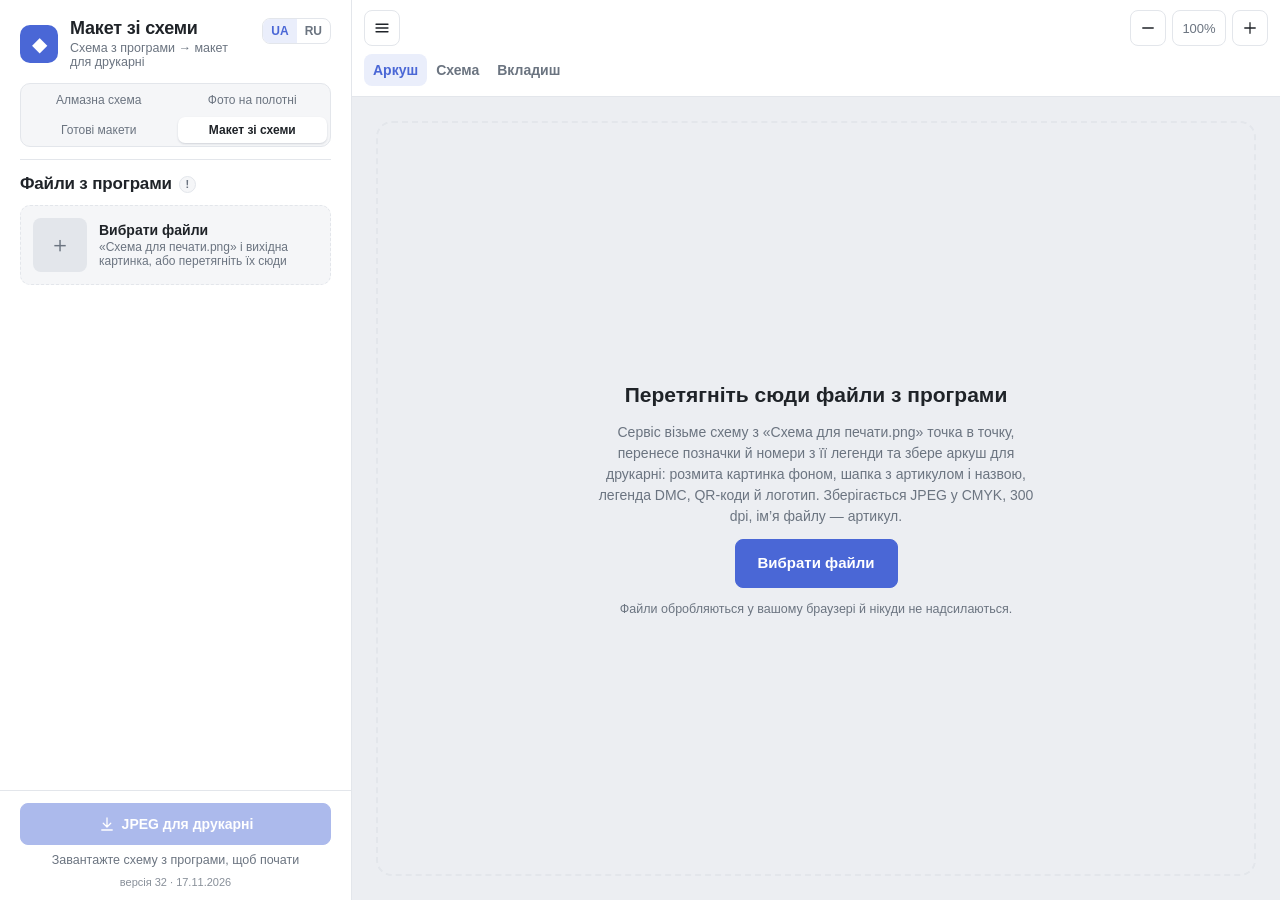
<file: compose.html>
<!doctype html>
<html lang="ru">
<head>
  <meta charset="utf-8">
  <meta name="viewport" content="width=device-width, initial-scale=1, viewport-fit=cover">
  <meta http-equiv="Content-Security-Policy" content="default-src 'none'; script-src 'self'; style-src 'self'; img-src 'self' blob: data:; base-uri 'none'; form-action 'none'; manifest-src 'self'">
  <meta name="robots" content="noindex, nofollow">
  <meta name="referrer" content="no-referrer">
  <title>Макет из схемы</title>
  <link rel="icon" href="data:image/svg+xml,%3Csvg xmlns='http://www.w3.org/2000/svg' viewBox='0 0 32 32'%3E%3Crect width='32' height='32' rx='7' fill='%234a67d6'/%3E%3Cpath d='M16 6l9 10-9 10-9-10z' fill='%23fff'/%3E%3C/svg%3E">
  <link rel="manifest" href="manifest.webmanifest">
  <link rel="apple-touch-icon" href="icons/apple-touch-icon.png">
  <meta name="theme-color" content="#2f5bea">
  <link rel="stylesheet" href="css/style.css?v=32">
</head>
<body class="compose">
  <svg class="sprite" aria-hidden="true">
    <symbol id="i-menu" viewBox="0 0 24 24"><path d="M4 7h16M4 12h16M4 17h16"/></symbol>
    <symbol id="i-plus" viewBox="0 0 24 24"><path d="M12 5v14M5 12h14"/></symbol>
    <symbol id="i-minus" viewBox="0 0 24 24"><path d="M5 12h14"/></symbol>
    <symbol id="i-download" viewBox="0 0 24 24"><path d="M12 4v11M7 11l5 5 5-5M5 20h14"/></symbol>
    <symbol id="i-x" viewBox="0 0 24 24"><path d="M6 6l12 12M18 6L6 18"/></symbol>
  </svg>

  <aside class="panel" id="panel">
    <header class="brand">
      <div class="brand-mark" aria-hidden="true">◆</div>
      <div>
        <h1>Макет из схемы</h1>
        <p>Схема из программы → макет для типографии</p>
      </div>
      <div class="lang" role="group" aria-label="Язык">
        <button type="button" data-lang="uk" aria-pressed="false" title="Українська">UA</button>
        <button type="button" data-lang="ru" aria-pressed="false" title="Русский">RU</button>
      </div>
    </header>

    <nav class="sections four" aria-label="Разделы сервиса">
      <a href="index.html">Алмазная схема</a>
      <a href="canvas.html">Фото на холсте</a>
      <a href="symbols.html">Готовые макеты</a>
      <a href="compose.html" aria-current="page">Макет из схемы</a>
    </nav>

    <div class="steps">
      <section class="step">
        <h2>Файлы из программы</h2>
        <p class="lead">Схема, которую сохранила программа «Алмазная мозаика»: «Схема для печати.png», и исходная картинка «Исходное изображение.jpg». Можно выбрать или перетащить сразу всю папку — лишние файлы сервис пропустит.</p>
        <input type="file" id="file" class="vh" accept=".png,.jpg,.jpeg,image/png,image/jpeg" multiple tabindex="-1" aria-hidden="true">
        <button type="button" class="drop" id="drop">
          <span class="drop-thumb" id="dropThumb" aria-hidden="true">＋</span>
          <span class="drop-text">
            <b id="dropTitle">Выбрать файлы</b>
            <small id="dropHint">«Схема для печати.png» и исходная картинка, или перетащите их сюда</small>
          </span>
        </button>
        <p class="stats" id="fileInfo" hidden></p>
        <p class="stats" id="photoInfo" hidden></p>
      </section>

      <section class="step" id="symbolsStep" hidden>
        <h2>Значки</h2>
        <p class="lead">Нажмите на значок, чтобы поставить вместо него другой: он заменится во всех клетках схемы и в легенде макета. Цвета и расположение клеток не меняются.</p>
        <ul class="sym-rows" id="symRows"></ul>
        <label>Размер новых значков <output id="sizeOut">78%</output>
          <input type="range" id="size" min="50" max="100" value="78">
        </label>
        <label class="check"><input type="checkbox" id="gridContrast" checked><span>Контрастная сетка: чёрная на светлых цветах, белая на тёмных</span></label>
        <button type="button" class="link" id="resetAll" hidden>Вернуть все значки как было</button>
      </section>

      <section class="step" id="kitStep" hidden>
        <h2>Вкладыш и этикетки</h2>
        <p class="lead">Номера цветов и значки сервис прочитал из легенды программы — для вкладыша в набор и этикеток на пакетики. Сверьте с картинкой слева: что прочитано неуверенно, выделено жёлтым. Новые значки берутся из замены выше.</p>
        <ul class="kit-rows" id="kitRows"></ul>
        <div class="row tight">
          <button type="button" id="insertSave" disabled><svg class="ic" aria-hidden="true"><use href="#i-download"></use></svg><span>Вкладыш PNG</span></button>
          <button type="button" id="labelsSave" disabled><svg class="ic" aria-hidden="true"><use href="#i-download"></use></svg><span>Этикетки Word</span></button>
        </div>
      </section>

      <section class="step" id="metaStep" hidden>
        <h2>Подписи на макете</h2>
        <p class="lead">Артикул и название встанут в шапку, артикул — ещё и в имя файла. Сайты, QR-коды и логотип общие с разделом «Алмазная схема»: поменяете здесь — поменяются и там.</p>
        <label>Артикул <input type="text" id="article" maxlength="40" placeholder="AS 305087"></label>
        <label>Название <input type="text" id="title" maxlength="80" placeholder="Світло зимової казки"></label>
        <label>Адреса сайта (до трёх строк)
          <textarea id="urls" rows="2" maxlength="300" placeholder="www.example.com"></textarea>
        </label>
        <div class="card">
          <div class="card-info">
            <b>QR-коды и логотип</b>
            <small id="logoHint">До четырёх картинок — встанут в ряд внизу макета.</small>
          </div>
          <div class="logo-list" id="logoList" hidden></div>
          <div class="card-actions">
            <input type="file" id="logoFile" class="vh" accept="image/*" multiple tabindex="-1" aria-hidden="true">
            <button type="button" id="logoPick">Добавить картинки</button>
          </div>
        </div>
      </section>
    </div>

    <footer class="actions">
      <div class="nav">
        <button type="button" class="primary" id="save" disabled><svg class="ic" aria-hidden="true"><use href="#i-download"></use></svg><span>JPEG для типографии</span></button>
      </div>
      <p class="status" id="status" role="status" aria-live="polite">Загрузите схему из программы, чтобы начать</p>
      <p class="foot"><button type="button" class="link" id="install" hidden>Установить как программу</button><span id="version"></span></p>
    </footer>
  </aside>

  <main>
    <nav class="toolbar">
      <button type="button" class="icon" id="panelToggle" aria-pressed="true" title="Скрыть или показать настройки" aria-label="Скрыть или показать настройки"><svg class="ic" aria-hidden="true"><use href="#i-menu"></use></svg></button>
      <div class="tablist" role="tablist" aria-label="Что показать">
        <button role="tab" data-tab="sheet" aria-selected="true" title="Лист для типографии целиком">Лист</button>
        <button role="tab" data-tab="scheme" aria-selected="false" title="Схема в полном размере: увеличьте и проверьте новые значки">Схема</button>
        <button role="tab" data-tab="insert" aria-selected="false" title="Лист A4 в набор: значки и номера цветов">Вкладыш</button>
      </div>
      <div class="tools">
        <button type="button" class="icon" id="zoomOut" title="Уменьшить" aria-label="Уменьшить"><svg class="ic" aria-hidden="true"><use href="#i-minus"></use></svg></button>
        <button type="button" class="zoom-label" id="zoomFit" title="Вписать в окно"><span id="zoomLabel">100%</span></button>
        <button type="button" class="icon" id="zoomIn" title="Увеличить" aria-label="Увеличить"><svg class="ic" aria-hidden="true"><use href="#i-plus"></use></svg></button>
      </div>
    </nav>
    <div class="stage" id="stage">
      <div class="empty" id="empty">
        <h3>Перетащите сюда файлы из программы</h3>
        <p>Сервис возьмёт схему из «Схема для печати.png» точка в точку, перенесёт значки и номера из её легенды и соберёт лист для типографии: размытая картинка фоном, шапка с артикулом и названием, легенда DMC, QR-коды и логотип. Сохраняется JPEG в CMYK, 300 dpi, имя файла — артикул.</p>
        <button type="button" class="primary" id="emptyPick">Выбрать файлы</button>
        <small>Файлы обрабатываются в вашем браузере и никуда не отправляются.</small>
      </div>
      <div class="holder" id="holder" hidden></div>
    </div>
  </main>

  <dialog class="pick" id="symDialog" aria-labelledby="symTitle">
    <div class="pick-body">
      <header>
        <span class="row-thumb" id="symThumb" aria-hidden="true"></span>
        <div>
          <h2 id="symTitle">Новый значок</h2>
          <p id="symSub"></p>
        </div>
        <button type="button" class="icon" id="symClose" title="Закрыть" aria-label="Закрыть"><svg class="ic" aria-hidden="true"><use href="#i-x"></use></svg></button>
      </header>
      <p class="hint keep" id="symWarn" hidden></p>
      <div class="pick-scroll">
        <div class="sym-list" id="symList"></div>
      </div>
      <div class="row tight">
        <button type="button" class="link" id="symKeep">Оставить как было</button>
        <button type="button" class="primary" id="symDone">Готово</button>
      </div>
    </div>
  </dialog>

  <div class="tip" id="tip" role="tooltip" hidden></div>

  <script src="js/i18n.js?v=32"></script>
  <script src="js/palette-dmc.js?v=32"></script>
  <script src="js/engine.js?v=32"></script>
  <script src="js/files.js?v=32"></script>
  <script src="js/render.js?v=32"></script>
  <script src="js/png-edit.js?v=32"></script>
  <script src="js/layout-scan.js?v=32"></script>
  <script src="js/scheme-import.js?v=32"></script>
  <script src="js/scheme-ocr.js?v=32"></script>
  <script src="js/symbol-picker.js?v=32"></script>
  <script src="js/compose-app.js?v=32"></script>
  <script src="js/pwa.js?v=32"></script>
</body>
</html>
</file>
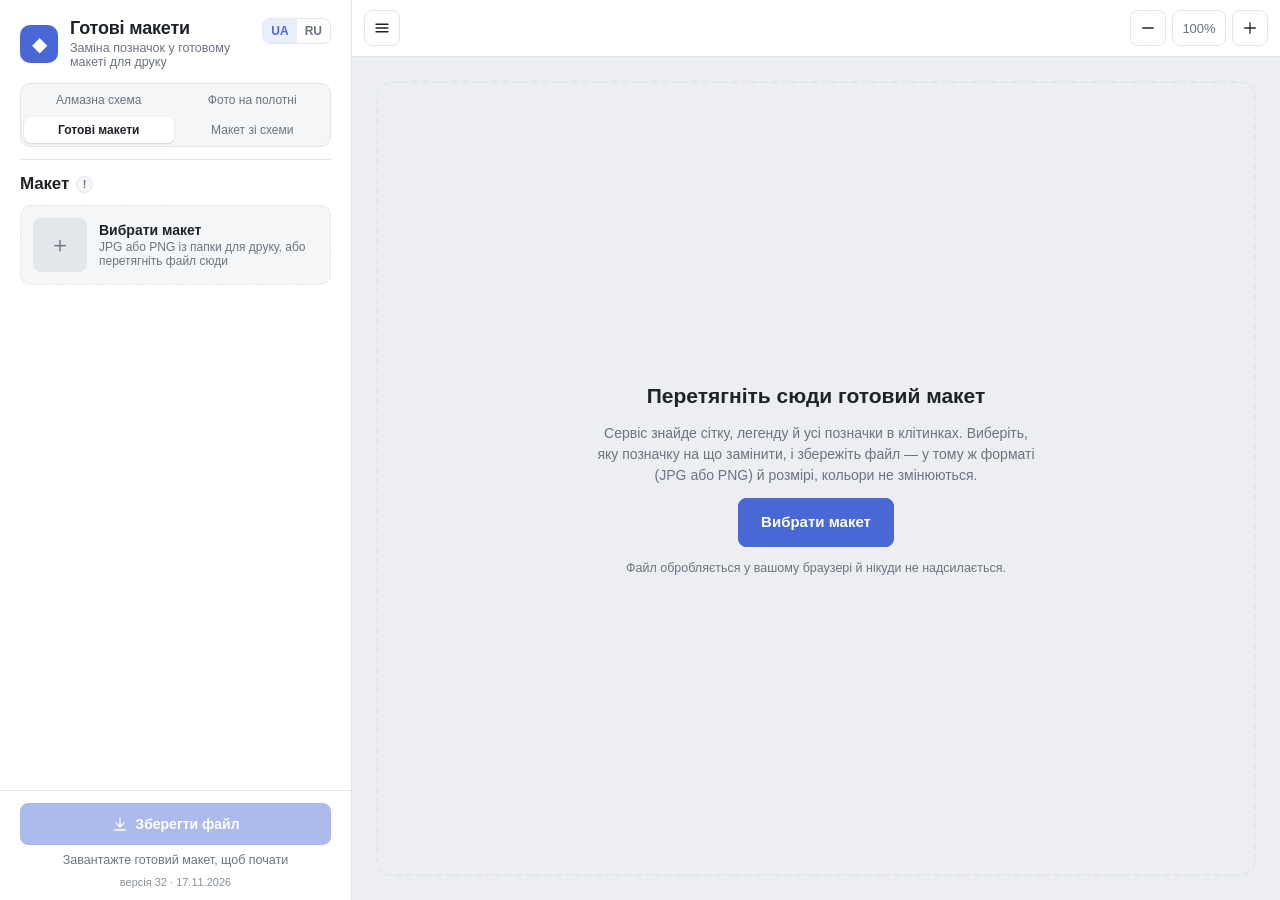
<file: symbols.html>
<!doctype html>
<html lang="ru">
<head>
  <meta charset="utf-8">
  <meta name="viewport" content="width=device-width, initial-scale=1, viewport-fit=cover">
  <meta http-equiv="Content-Security-Policy" content="default-src 'none'; script-src 'self'; style-src 'self'; img-src 'self' blob: data:; base-uri 'none'; form-action 'none'; manifest-src 'self'">
  <meta name="robots" content="noindex, nofollow">
  <meta name="referrer" content="no-referrer">
  <title>Готовые макеты</title>
  <link rel="icon" href="data:image/svg+xml,%3Csvg xmlns='http://www.w3.org/2000/svg' viewBox='0 0 32 32'%3E%3Crect width='32' height='32' rx='7' fill='%234a67d6'/%3E%3Cpath d='M16 6l9 10-9 10-9-10z' fill='%23fff'/%3E%3C/svg%3E">
  <link rel="manifest" href="manifest.webmanifest">
  <link rel="apple-touch-icon" href="icons/apple-touch-icon.png">
  <meta name="theme-color" content="#2f5bea">
  <link rel="stylesheet" href="css/style.css?v=32">
</head>
<body class="ready-layouts">
  <svg class="sprite" aria-hidden="true">
    <symbol id="i-menu" viewBox="0 0 24 24"><path d="M4 7h16M4 12h16M4 17h16"/></symbol>
    <symbol id="i-plus" viewBox="0 0 24 24"><path d="M12 5v14M5 12h14"/></symbol>
    <symbol id="i-minus" viewBox="0 0 24 24"><path d="M5 12h14"/></symbol>
    <symbol id="i-download" viewBox="0 0 24 24"><path d="M12 4v11M7 11l5 5 5-5M5 20h14"/></symbol>
    <symbol id="i-x" viewBox="0 0 24 24"><path d="M6 6l12 12M18 6L6 18"/></symbol>
  </svg>

  <aside class="panel" id="panel">
    <header class="brand">
      <div class="brand-mark" aria-hidden="true">◆</div>
      <div>
        <h1>Готовые макеты</h1>
        <p>Замена значков в готовом макете для печати</p>
      </div>
      <div class="lang" role="group" aria-label="Язык">
        <button type="button" data-lang="uk" aria-pressed="false" title="Українська">UA</button>
        <button type="button" data-lang="ru" aria-pressed="false" title="Русский">RU</button>
      </div>
    </header>

    <nav class="sections four" aria-label="Разделы сервиса">
      <a href="index.html">Алмазная схема</a>
      <a href="canvas.html">Фото на холсте</a>
      <a href="symbols.html" aria-current="page">Готовые макеты</a>
      <a href="compose.html">Макет из схемы</a>
    </nav>

    <div class="steps">
      <section class="step">
        <h2>Макет</h2>
        <p class="lead">Готовый макет для печати в JPG или PNG. Меняются только рисунки значков: цвета, количество и расположение клеток остаются как были.</p>
        <input type="file" id="file" class="vh" accept=".jpg,.jpeg,.png,image/jpeg,image/png" tabindex="-1" aria-hidden="true">
        <button type="button" class="drop" id="drop">
          <span class="drop-thumb" id="dropThumb" aria-hidden="true">＋</span>
          <span class="drop-text">
            <b id="dropTitle">Выбрать макет</b>
            <small id="dropHint">JPG или PNG из папки для печати, или перетащите файл сюда</small>
          </span>
        </button>
        <p class="stats" id="fileInfo" hidden></p>
      </section>

      <section class="step" id="symbolsStep" hidden>
        <h2>Значки</h2>
        <p class="lead">Нажмите на значок, чтобы выбрать ему новый. Его клетки подсветятся на макете. Можно и наоборот — нажать на клетку на макете.</p>
        <ul class="sym-rows" id="symRows"></ul>
        <label>Размер новых значков <output id="sizeOut">78%</output>
          <input type="range" id="size" min="50" max="100" value="78">
        </label>
        <p class="hint">Насколько большим рисовать новый значок в клетке. На старые значки не влияет.</p>
        <label class="check"><input type="checkbox" id="inLegend" checked><span>Заменить и в легенде справа</span></label>
        <label class="check"><input type="checkbox" id="gridContrast" checked><span>Контрастная сетка: чёрная на светлых цветах, белая на тёмных</span></label>
        <button type="button" class="link" id="resetAll">Вернуть все значки как было</button>
      </section>
    </div>

    <footer class="actions">
      <div class="nav">
        <button type="button" class="primary" id="save" disabled><svg class="ic" aria-hidden="true"><use href="#i-download"></use></svg><span>Сохранить файл</span></button>
      </div>
      <p class="status" id="status" role="status" aria-live="polite">Загрузите готовый макет, чтобы начать</p>
      <p class="foot"><button type="button" class="link" id="install" hidden>Установить как программу</button><span id="version"></span></p>
    </footer>
  </aside>

  <main>
    <nav class="toolbar">
      <button type="button" class="icon" id="panelToggle" aria-pressed="true" title="Скрыть или показать настройки" aria-label="Скрыть или показать настройки"><svg class="ic" aria-hidden="true"><use href="#i-menu"></use></svg></button>
      <div class="tools">
        <button type="button" class="icon" id="zoomOut" title="Уменьшить" aria-label="Уменьшить"><svg class="ic" aria-hidden="true"><use href="#i-minus"></use></svg></button>
        <button type="button" class="zoom-label" id="zoomFit" title="Вписать в окно"><span id="zoomLabel">100%</span></button>
        <button type="button" class="icon" id="zoomIn" title="Увеличить" aria-label="Увеличить"><svg class="ic" aria-hidden="true"><use href="#i-plus"></use></svg></button>
      </div>
    </nav>
    <div class="stage" id="stage">
      <div class="empty" id="empty">
        <h3>Перетащите сюда готовый макет</h3>
        <p>Сервис найдёт сетку, легенду и все значки в клетках. Выберите, какой значок на что заменить, и сохраните файл — в том же формате (JPG или PNG) и размере, цвета не меняются.</p>
        <button type="button" class="primary" id="emptyPick">Выбрать макет</button>
        <small>Файл обрабатывается в вашем браузере и никуда не отправляется.</small>
      </div>
      <div class="holder" id="holder" hidden></div>
    </div>
  </main>

  <dialog class="pick" id="symDialog" aria-labelledby="symTitle">
    <div class="pick-body">
      <header>
        <span class="row-thumb" id="symThumb" aria-hidden="true"></span>
        <div>
          <h2 id="symTitle">Новый значок</h2>
          <p id="symSub"></p>
        </div>
        <button type="button" class="icon" id="symClose" title="Закрыть" aria-label="Закрыть"><svg class="ic" aria-hidden="true"><use href="#i-x"></use></svg></button>
      </header>
      <p class="hint keep" id="symWarn" hidden></p>
      <div class="pick-scroll">
        <div class="sym-list" id="symList"></div>
      </div>
      <div class="row tight">
        <button type="button" class="link" id="symKeep">Оставить как было</button>
        <button type="button" class="primary" id="symDone">Готово</button>
      </div>
    </div>
  </dialog>

  <div class="tip" id="tip" role="tooltip" hidden></div>

  <script src="js/i18n.js?v=32"></script>
  <script src="js/engine.js?v=32"></script>
  <script src="js/render.js?v=32"></script>
  <script src="js/jpeg-edit.js?v=32"></script>
  <script src="js/png-edit.js?v=32"></script>
  <script src="js/layout-scan.js?v=32"></script>
  <script src="js/scheme-import.js?v=32"></script>
  <script src="js/symbol-picker.js?v=32"></script>
  <script src="js/symbols-app.js?v=32"></script>
  <script src="js/pwa.js?v=32"></script>
</body>
</html>
</file>
<file: css/style.css>
:root {
  --bg: #f4f5f7;
  --panel: #ffffff;
  --ink: #1f2328;
  --muted: #6b7480;
  --line: #e3e6eb;
  --field: #f5f6f8;
  --accent: #4a67d6;
  --accent-ink: #ffffff;
  --accent-soft: #eaeefb;
  --stage: #eceef2;
  --danger: #c2413a;
  --ok: #2c8a57;
  --shadow: 0 4px 22px rgba(25, 35, 60, 0.14);
  --radius: 10px;
  font-family: -apple-system, BlinkMacSystemFont, "Segoe UI", Roboto, Arial, sans-serif;
  font-size: 14px;
  color: var(--ink);
  color-scheme: light dark;
}

@media (prefers-color-scheme: dark) {
  :root {
    --bg: #15171c;
    --panel: #1b1e24;
    --ink: #e6e8ec;
    --muted: #8f98a5;
    --line: #2a2f38;
    --field: #22262e;
    --accent: #8499f2;
    --accent-ink: #10131f;
    --accent-soft: #262d49;
    --stage: #111318;
    --danger: #f08379;
    --ok: #63c98f;
    --shadow: 0 4px 22px rgba(0, 0, 0, 0.5);
  }
}

* { box-sizing: border-box; }
[hidden] { display: none !important; }
/* поля выбора файла: невидимы, но остаются «живыми» для старых iPad и iPhone */
.vh { position: absolute; width: 1px; height: 1px; opacity: 0; pointer-events: none; overflow: hidden; }

html, body { height: 100%; margin: 0; }
body {
  display: grid;
  grid-template-columns: 352px minmax(0, 1fr);
  grid-template-areas: "panel main";
  background: var(--bg);
}
body.with-colors {
  grid-template-columns: 352px minmax(0, 1fr) 292px;
  grid-template-areas: "panel main colors";
}
/* панель настроек можно убрать, чтобы схема заняла всё окно */
body.hide-panel { grid-template-columns: minmax(0, 1fr); grid-template-areas: "main"; }
body.hide-panel.with-colors { grid-template-columns: minmax(0, 1fr) 292px; grid-template-areas: "main colors"; }
body.hide-panel .panel { display: none; }

/* ---------- панель настроек ---------- */
.panel {
  grid-area: panel;
  height: 100vh; height: 100dvh;
  overflow-y: auto;
  background: var(--panel);
  border-right: 1px solid var(--line);
  padding: 18px 20px 0;
  display: flex;
  flex-direction: column;
}

.brand { display: flex; align-items: center; gap: 12px; padding-bottom: 14px; }
.brand-mark {
  width: 38px; height: 38px; border-radius: 10px; flex: none; display: grid; place-items: center;
  background: var(--accent); color: var(--accent-ink); font-size: 20px;
}
.brand h1 { margin: 0; font-size: 18px; letter-spacing: -0.01em; }
.brand p { margin: 2px 0 0; color: var(--muted); font-size: 12.5px; }
.brand > div:nth-child(2) { flex: 1; min-width: 0; }
.lang { display: flex; flex: none; border: 1px solid var(--line); border-radius: 8px; overflow: hidden; align-self: flex-start; }
.lang button { border: 0; border-radius: 0; padding: 5px 8px; font-size: 12px; font-weight: 600; color: var(--muted); background: none; }
.lang button[aria-pressed="true"] { background: var(--accent-soft); color: var(--accent); }

/* разделы сервиса: мозаика и фото на холсте */
.sections { display: flex; gap: 4px; padding: 3px; margin-bottom: 12px; background: var(--field); border: 1px solid var(--line); border-radius: 10px; }
.sections a { flex: 1; text-align: center; padding: 7px 6px; border-radius: 7px; font-size: 13px; color: var(--muted); text-decoration: none; }
.sections a:hover { color: var(--ink); }
.sections a[aria-current="page"] { background: var(--panel); color: var(--ink); font-weight: 600; box-shadow: 0 1px 2px rgba(20, 30, 60, 0.16); }
.sections.three a { font-size: 12px; padding: 7px 4px; }
.sections.four { display: grid; grid-template-columns: 1fr 1fr; }
.sections.four a { font-size: 12px; padding: 6px 4px; }
.kit-rows { list-style: none; margin: 0; padding: 0; display: flex; flex-direction: column; gap: 6px; max-height: 340px; overflow: auto; }
.kit-rows li { display: grid; grid-template-columns: auto 1fr 64px; gap: 8px; align-items: center; }
.kit-rows .row-thumb img { display: block; height: 30px; }
.kit-rows input { width: 100%; min-width: 0; padding: 6px 8px; }
.kit-rows input.sym { text-align: center; font-size: 16px; }
.kit-rows input.unsure, .kit-rows .sym.unsure { background: #fff4c2; color: #222; border-color: #e0b400; }
.kit-rows .sym.fixed { text-align: center; font-size: 18px; font-weight: 600; color: var(--accent); }
.stepper.four { grid-template-columns: repeat(4, 1fr); }
/* готовые макеты: список значков и подсветка */
.sym-rows { list-style: none; margin: 0; padding: 0; display: flex; flex-direction: column; gap: 4px; max-height: 46vh; overflow-y: auto; }
.sym-rows li { display: flex; align-items: center; gap: 4px; }
.sym-row { flex: 1; min-width: 0; display: flex; align-items: center; gap: 10px; padding: 5px 8px; text-align: left; }
.sym-row[aria-pressed="true"] { border-color: var(--accent); background: var(--accent-soft); }
.row-thumb { flex: none; display: flex; align-items: center; height: 34px; background: #fff; border-radius: 5px; padding: 0 3px; overflow: hidden; max-width: 150px; }
.row-thumb img { height: 34px; display: block; }
.row-info { flex: 1; min-width: 0; display: flex; flex-direction: column; font-size: 12.5px; }
.row-info b { font-weight: 600; font-variant-numeric: tabular-nums; }
.warn-text { color: #c07a00; }
.row-target { flex: none; font-size: 18px; font-weight: 700; color: var(--muted); min-width: 34px; text-align: right; font-family: Arial, "Segoe UI Symbol", "Apple Symbols", "Arial Unicode MS", sans-serif; }
.row-target.set { color: var(--accent); }
.holder canvas.overlay { pointer-events: none; background: none; box-shadow: none; }
body.ready-layouts .stage { cursor: grab; }
#symWarn { color: #c07a00; font-weight: 600; display: flex; align-items: center; gap: 8px; }
#symWarn[hidden] { display: none; }
#symWarn img { height: 30px; border-radius: 4px; background: #fff; }
.stepper.four::before { left: 12.5%; right: 12.5%; }
.actions .quality { margin-bottom: 8px; }
.quality { font-size: 12.5px; line-height: 1.4; padding: 8px 10px; border-radius: 8px; background: var(--field); border: 1px solid var(--line); color: var(--ok); }
.quality.warn { color: var(--ink); border-color: #d9a520; }
.quality.bad { color: var(--danger); border-color: var(--danger); font-weight: 600; }
body.poster .stage.pannable .holder canvas { cursor: grab; }
body.poster .tools button > .ic + span { display: inline; } /* единственная кнопка — подпись оставляем и на телефоне */
body.poster .stage.panning .holder canvas { cursor: grabbing; }

/* этапы: наверху пять кнопок, под ними — настройки только выбранного этапа */
.stepper { display: grid; grid-template-columns: repeat(5, 1fr); gap: 2px; padding: 4px 0 12px; position: relative; }
.stepper::before { content: ""; position: absolute; left: 10%; right: 10%; top: 17px; height: 2px; background: var(--line); }
.stepper button {
  position: relative; border: 0; background: none; padding: 0 2px; display: flex; flex-direction: column; align-items: center; gap: 5px;
  font-size: 11.5px; color: var(--muted); line-height: 1.1;
}
.stepper button span {
  width: 28px; height: 28px; border-radius: 50%; display: grid; place-items: center; font-size: 13px; font-weight: 700;
  background: var(--panel); border: 2px solid var(--line); color: var(--muted);
}
.stepper button.done span { border-color: var(--accent); color: var(--accent); background: var(--accent-soft); }
.stepper button[aria-current="step"] { color: var(--ink); font-weight: 600; }
.stepper button[aria-current="step"] span { background: var(--accent); border-color: var(--accent); color: var(--accent-ink); }
.stepper button:hover:not(:disabled) span { border-color: var(--accent); }
.stepper button:disabled { opacity: 0.55; }

.steps { flex: 1; }
.step { padding: 14px 0 18px; border-top: 1px solid var(--line); display: flex; flex-direction: column; gap: 11px; }
.step h2 { margin: 0; font-size: 17px; letter-spacing: -0.01em; }
.lead { margin: -6px 0 2px; font-size: 13px; color: var(--muted); line-height: 1.4; }
.how { margin: 0; padding: 0; list-style: none; display: flex; flex-direction: column; gap: 6px; font-size: 13px; line-height: 1.4; }
.how li { background: var(--field); border: 1px solid var(--line); border-radius: 8px; padding: 8px 10px; }
button.wide { width: 100%; padding: 10px; font-weight: 600; }
/* иконки: один набор, тонкая линия, цвет текста кнопки */
.sprite { position: absolute; width: 0; height: 0; overflow: hidden; }
.sprite symbol { fill: none; stroke: currentColor; stroke-width: 1.7; stroke-linecap: round; stroke-linejoin: round; }
.ic { width: 18px; height: 18px; flex: none; display: block; pointer-events: none; fill: none; stroke: currentColor; stroke-width: 1.7; stroke-linecap: round; stroke-linejoin: round; }
button:has(> .ic) { display: inline-flex; align-items: center; justify-content: center; gap: 6px; }
.color-x .ic { width: 14px; height: 14px; }

/* подсказка: «!» рядом с названием, текст появляется при наведении или нажатии */
.info {
  width: 17px; height: 17px; padding: 0; flex: none; border-radius: 50%; border: 1px solid var(--line);
  background: var(--field); color: var(--muted); font-size: 11px; font-weight: 700; line-height: 1; cursor: help;
  display: inline-grid; place-items: center; vertical-align: middle;
}
.info:hover, .info:focus-visible, .info[aria-expanded="true"] { background: var(--accent); border-color: var(--accent); color: var(--accent-ink); }
.with-info { display: inline-flex; align-items: center; gap: 7px; }
h2 > .info, h3 > .info, summary > .info { margin-left: 7px; }
.tip {
  position: fixed; z-index: 50; max-width: 280px; padding: 9px 11px; border-radius: 8px; font-size: 12.5px; line-height: 1.45;
  background: var(--ink); color: var(--panel); box-shadow: var(--shadow); pointer-events: none;
}

.recent h3 { margin: 4px 0 6px; font-size: 12px; color: var(--muted); font-weight: 600; }
.recent-list { display: grid; grid-template-columns: repeat(4, 1fr); gap: 6px; }
.recent-item { position: relative; padding: 0; border-radius: 8px; overflow: hidden; aspect-ratio: 1; background: var(--field) center / cover no-repeat; }
.recent-item span { position: absolute; left: 0; right: 0; bottom: 0; padding: 2px 4px; font-size: 10px; background: rgba(0, 0, 0, 0.55); color: #fff; overflow: hidden; text-overflow: ellipsis; white-space: nowrap; }

label { display: flex; flex-direction: column; gap: 5px; font-size: 13px; color: var(--muted); position: relative; }
label output { position: absolute; right: 0; top: 0; color: var(--ink); font-weight: 600; font-variant-numeric: tabular-nums; }
label.check { flex-direction: row; align-items: center; gap: 8px; color: var(--ink); cursor: pointer; }
label.check input { width: 16px; height: 16px; margin: 0; flex: none; accent-color: var(--accent); }
.hint { margin: -4px 0 0; font-size: 12px; color: var(--muted); line-height: 1.4; }

input[type="text"], input[type="number"], input[type="search"], select, textarea {
  font: inherit; color: var(--ink); background: var(--field); border: 1px solid var(--line);
  border-radius: 8px; padding: 8px 10px; width: 100%; min-width: 0;
}
textarea { resize: vertical; }
input:focus-visible, select:focus-visible, textarea:focus-visible, button:focus-visible, summary:focus-visible {
  outline: 2px solid var(--accent); outline-offset: 1px;
}
input[type="range"] { width: 100%; accent-color: var(--accent); margin: 2px 0; }

.row { display: flex; gap: 8px; align-items: flex-end; }
.row label { flex: 1; min-width: 0; }
.row.tight { gap: 6px; align-items: center; }
.row.tight select { flex: 1; min-width: 0; }

button {
  font: inherit; cursor: pointer; border-radius: 8px; border: 1px solid var(--line);
  background: var(--panel); color: var(--ink); padding: 8px 12px;
}
button:disabled { opacity: 0.45; cursor: default; }
button:hover:not(:disabled) { border-color: var(--accent); }
button.icon { width: 36px; height: 36px; padding: 0; font-size: 18px; flex: none; line-height: 1; }
button.link { border: 0; background: none; color: var(--accent); padding: 0; font-size: 13px; text-align: left; }
button.link:hover { text-decoration: underline; }
button.primary {
  background: var(--accent); border-color: var(--accent); color: var(--accent-ink);
  font-weight: 600; padding: 12px; width: 100%; font-size: 15px;
}
button.primary:hover:not(:disabled) { filter: brightness(1.08); }

/* выбор картинки */
.drop {
  display: flex; align-items: center; gap: 12px; width: 100%; text-align: left;
  border: 1.5px dashed var(--line); border-radius: var(--radius); padding: 12px; background: var(--field);
}
.drop.over { border-color: var(--accent); background: var(--accent-soft); }
.drop-thumb {
  width: 54px; height: 54px; border-radius: 8px; flex: none; background: var(--line) center / cover no-repeat;
  display: grid; place-items: center; color: var(--muted); font-size: 22px;
}
.drop-text { display: flex; flex-direction: column; gap: 2px; min-width: 0; }
.drop-text b { font-size: 14px; overflow: hidden; text-overflow: ellipsis; white-space: nowrap; }
.drop-text small { font-size: 12px; color: var(--muted); }

.crop { display: flex; flex-direction: column; gap: 6px; align-items: center; }
.crop canvas { border-radius: 8px; cursor: grab; touch-action: none; max-width: 100%; }
.crop canvas:active { cursor: grabbing; }
.crop .hint { margin: 0; align-self: stretch; }

.seg { display: flex; background: var(--field); border: 1px solid var(--line); border-radius: 8px; padding: 3px; gap: 3px; }
.seg label { flex: 1; }
.seg input { position: absolute; opacity: 0; pointer-events: none; }
.seg span { text-align: center; padding: 7px 4px; border-radius: 6px; cursor: pointer; font-size: 13px; color: var(--muted); }
.seg input:checked + span { background: var(--panel); color: var(--ink); font-weight: 600; box-shadow: 0 1px 2px rgba(20, 30, 60, 0.18); }
.seg input:focus-visible + span { outline: 2px solid var(--accent); }

.stats { margin: 0; font-size: 13px; font-variant-numeric: tabular-nums; }

.card { border: 1px solid var(--line); border-radius: 8px; padding: 10px; display: flex; flex-direction: column; gap: 8px; background: var(--field); }
.card-info { display: flex; flex-direction: column; gap: 2px; min-width: 0; }
.card-info b { font-size: 13px; overflow: hidden; text-overflow: ellipsis; white-space: nowrap; }
.card-info small { font-size: 12px; color: var(--muted); }
.card-actions { display: flex; flex-wrap: wrap; gap: 6px 14px; align-items: center; }
.card-actions > button:not(.link) { padding: 6px 10px; font-size: 13px; }

details { border: 1px solid var(--line); border-radius: 8px; padding: 8px 10px; }
details[open] { display: flex; flex-direction: column; gap: 10px; }
summary { cursor: pointer; font-size: 13px; }

.actions {
  position: sticky; bottom: 0; margin: auto -20px 0; padding: 12px 20px 12px;
  background: var(--panel); border-top: 1px solid var(--line);
}
.nav { display: flex; gap: 8px; }
.nav button { padding: 11px 12px; font-size: 14px; }
.nav button.primary { flex: 1; width: auto; }
.nav #stepBack { flex: none; }
.status { margin: 8px 0 0; font-size: 12.5px; color: var(--muted); min-height: 17px; text-align: center; }
.status.error { color: var(--danger); font-weight: 600; }
.status.ok { color: var(--ok); }
.foot { margin: 6px 0 0; display: flex; flex-wrap: wrap; justify-content: space-between; align-items: baseline; gap: 2px 10px; font-size: 11px; color: var(--muted); }
.foot button.link { white-space: nowrap; }
.foot #version { flex-basis: 100%; text-align: center; opacity: 0.8; }
.foot button.link { font-size: 12.5px; }

/* ---------- область просмотра ---------- */
main { grid-area: main; min-width: 0; height: 100vh; height: 100dvh; display: flex; flex-direction: column; }

.toolbar > #panelToggle[aria-pressed="false"] { background: var(--accent-soft); border-color: var(--accent); color: var(--accent); }
.toolbar .tablist { flex: 1; }
.toolbar {
  display: flex; justify-content: space-between; align-items: center; gap: 8px 8px; flex-wrap: wrap;
  padding: 10px 12px; background: var(--panel); border-bottom: 1px solid var(--line);
}
.tablist { display: flex; gap: 0; flex-wrap: wrap; }
.tablist button { border: 0; background: none; color: var(--muted); padding: 8px 9px; font-weight: 600; }
.tablist button[aria-selected="true"] { background: var(--accent-soft); color: var(--accent); }
.tools { display: flex; gap: 6px; align-items: center; }
button.zoom-label { min-width: 54px; height: 36px; padding: 0 6px; text-align: center; font-variant-numeric: tabular-nums; color: var(--muted); font-size: 13px; }

.stage { flex: 1; min-height: 0; overflow: auto; background: var(--stage); position: relative; }
.stage.pannable { cursor: grab; }
.stage.panning { cursor: grabbing; user-select: none; }
.holder { min-width: 100%; min-height: 100%; display: grid; place-items: center; padding: 20px; width: max-content; }
.holder > * { grid-area: 1 / 1; }
.holder canvas { display: block; background: #fff; box-shadow: var(--shadow); }
.holder canvas.ghost { opacity: 0.5; pointer-events: none; background: none; box-shadow: none; }

.empty {
  position: absolute; inset: 24px; border: 2px dashed var(--line); border-radius: 16px;
  display: flex; flex-direction: column; align-items: center; justify-content: center; gap: 12px;
  text-align: center; color: var(--muted); padding: 24px; line-height: 1.5;
}
.empty.over { border-color: var(--accent); background: var(--accent-soft); }
.empty h3 { color: var(--ink); font-size: 21px; margin: 0; }
.empty p { margin: 0; max-width: 440px; }
.empty .primary { width: auto; padding: 12px 22px; }
.empty small { font-size: 12.5px; }

/* ---------- список цветов ---------- */
.colors {
  grid-area: colors; height: 100vh; height: 100dvh; overflow-y: auto; background: var(--panel);
  border-left: 1px solid var(--line); padding: 16px 14px; display: flex; flex-direction: column; gap: 10px;
}
.colors h2 { margin: 0; font-size: 12.5px; text-transform: uppercase; letter-spacing: 0.05em; display: flex; align-items: center; }
.colors h2 .info { order: 1; }
.colors h2 #colorsClose { order: 2; margin-left: auto; }
.summary { display: grid; grid-template-columns: repeat(3, 1fr); gap: 6px; }
.summary div { background: var(--field); border-radius: 8px; padding: 8px 6px; text-align: center; }
.summary b { display: block; font-size: 15px; font-variant-numeric: tabular-nums; }
.summary small { font-size: 11px; color: var(--muted); }

.color-head { display: grid; grid-template-columns: 30px 1fr 50px 36px; gap: 6px; align-items: center; }
.color-row { display: grid; grid-template-columns: 1fr 50px 36px; gap: 6px; align-items: center; }
.color-head { font-size: 11px; color: var(--muted); text-transform: uppercase; letter-spacing: 0.04em; padding: 0 62px 0 0; }
.color-head span:nth-child(n + 3), .color-row span:nth-child(n + 2) { text-align: right; }

#colorList { list-style: none; margin: 0; padding: 0; display: flex; flex-direction: column; gap: 2px; }
#colorList li { display: flex; align-items: center; gap: 2px; }
.color-row {
  flex: 1; min-width: 0; border: 1px solid transparent; background: none; padding: 4px 6px; text-align: left;
  font-variant-numeric: tabular-nums; font-size: 13px;
}
.color-row:hover:not(:disabled) { background: var(--field); border-color: transparent; }
.color-row[aria-pressed="true"] { background: var(--accent-soft); border-color: var(--accent); }
.swatch {
  width: 26px; height: 26px; border-radius: 5px; display: grid; place-items: center;
  font-weight: 700; font-size: 14px; border: 1px solid rgba(128, 128, 128, 0.45);
}
button.swatch-btn { padding: 0; flex: none; line-height: 1; }
button.swatch-btn:hover:not(:disabled) { outline: 2px solid var(--accent); outline-offset: 1px; }
button.swatch-btn.custom { box-shadow: 0 0 0 2px var(--panel), 0 0 0 3.5px var(--accent); }
.color-row .code { font-weight: 600; overflow: hidden; text-overflow: ellipsis; white-space: nowrap; }
.color-row .muted { color: var(--muted); }
.color-x { width: 26px; height: 26px; padding: 0; border: 0; background: none; color: var(--muted); font-size: 16px; flex: none; line-height: 1; }
.color-x:hover:not(:disabled) { color: var(--danger); background: var(--field); }
.color-edit { font-size: 14px; }
.color-edit:hover:not(:disabled), .color-edit.changed { color: var(--accent); }

.excluded { display: flex; flex-wrap: wrap; gap: 6px; align-items: center; font-size: 12.5px; color: var(--muted); }
.chip { padding: 3px 8px; font-size: 12.5px; border-radius: 999px; background: var(--field); }

/* ---------- кисть ---------- */
button.toggle[aria-pressed="true"] { background: var(--accent); border-color: var(--accent); color: var(--accent-ink); font-weight: 600; }
.brushbar {
  display: flex; flex-wrap: wrap; align-items: center; gap: 8px 10px; padding: 8px 16px;
  background: var(--accent-soft); border-bottom: 1px solid var(--line);
}
.brushbar .hint { margin: 0; flex-basis: 100%; }
.brushbar select { width: auto; padding: 7px 8px; }
.brushbar .seg { background: var(--panel); }
.brushbar .seg span { padding: 6px 10px; white-space: nowrap; }
.brush-color { display: flex; align-items: center; gap: 8px; padding: 4px 10px 4px 5px; }
.brush-color span:last-child { color: var(--accent); font-size: 12.5px; }
.stage.brush canvas { cursor: crosshair; touch-action: none; }
.holder canvas { touch-action: none; } /* сдвиг и масштаб пальцами обрабатывает сам сервис */
.stage.brush { cursor: default; }

.logo-list { display: flex; flex-wrap: wrap; gap: 8px; }
.logo-item { position: relative; background: #fff; border: 1px solid var(--line); border-radius: 6px; padding: 4px; display: flex; }
.logo-item img { height: 46px; max-width: 110px; object-fit: contain; display: block; }
.logo-item .color-x { position: absolute; top: -8px; right: -8px; width: 20px; height: 20px; border-radius: 50%; background: var(--panel); border: 1px solid var(--line); font-size: 13px; }

/* ---------- окно замены цвета ---------- */
.pick {
  width: min(560px, calc(100vw - 24px)); max-height: min(640px, calc(100vh - 24px)); padding: 0;
  border: 1px solid var(--line); border-radius: 14px; background: var(--panel); color: var(--ink); box-shadow: var(--shadow);
}
.pick::backdrop { background: rgba(10, 14, 24, 0.5); }
.pick-body { display: flex; flex-direction: column; gap: 10px; padding: 16px; max-height: inherit; }
.pick header { display: flex; align-items: center; gap: 12px; }
.pick header > div { flex: 1; min-width: 0; }
.pick header .swatch { width: 38px; height: 38px; font-size: 18px; flex: none; }
.pick h2 { margin: 0; font-size: 16px; }
.pick header p { margin: 2px 0 0; font-size: 12.5px; color: var(--muted); }
.pick .hint { margin: 0; }
.pick .hint:empty { display: none; }
.pick-list {
  flex: 1; min-height: 120px; overflow-y: auto; display: grid; grid-template-columns: repeat(auto-fill, minmax(92px, 1fr));
  gap: 6px; align-content: start; padding: 2px;
}
.pick-item {
  display: flex; align-items: center; gap: 7px; padding: 5px 6px; font-size: 13px; font-weight: 600;
  font-variant-numeric: tabular-nums; text-align: left; min-width: 0;
}
.pick-item .swatch { width: 24px; height: 24px; flex: none; }
.pick-item span:last-child { overflow: hidden; text-overflow: ellipsis; white-space: nowrap; }
.pick-item.in-scheme { border-color: var(--accent); background: var(--accent-soft); }

/* окно значка и цвета клетки */
.pick-scroll { flex: 1; min-height: 0; overflow-y: auto; display: flex; flex-direction: column; gap: 10px; padding: 2px; }
.pick h3 { margin: 4px 0 0; font-size: 12.5px; text-transform: uppercase; letter-spacing: 0.05em; }
.sym-list { display: grid; grid-template-columns: repeat(auto-fill, minmax(38px, 1fr)); gap: 5px; }
.sym-item { height: 38px; padding: 0; font-size: 19px; font-weight: 700; line-height: 1; font-family: Arial, "Segoe UI Symbol", "Apple Symbols", "Arial Unicode MS", sans-serif; }
.swatch { font-family: Arial, "Segoe UI Symbol", "Apple Symbols", "Arial Unicode MS", sans-serif; }
.sym-item.used { color: var(--muted); border-style: dashed; }
.sym-item.current, .print-item.current { border-color: var(--accent); background: var(--accent-soft); box-shadow: 0 0 0 1px var(--accent); }
.print-list { display: grid; grid-template-columns: repeat(auto-fill, minmax(150px, 1fr)); gap: 6px; }
.print-item { display: flex; align-items: center; gap: 8px; padding: 5px 8px; font-size: 13px; text-align: left; }
.print-item .swatch { flex: none; }
label.inline { flex-direction: row; align-items: center; gap: 10px; }
input[type="color"] { width: 44px; height: 30px; padding: 0; border: 1px solid var(--line); border-radius: 6px; background: var(--field); }
.pick .primary { width: auto; align-self: flex-end; padding: 9px 22px; font-size: 14px; }

/* ---------- узкие экраны ---------- */
@media (max-width: 1280px) {
  body, body.with-colors { grid-template-columns: 352px minmax(0, 1fr); grid-template-rows: minmax(0, 1fr) auto; grid-template-areas: "panel main" "panel colors"; height: 100vh; height: 100dvh; }
  body.hide-panel, body.hide-panel.with-colors { grid-template-columns: minmax(0, 1fr); grid-template-areas: "main" "colors"; }
  main { height: auto; min-height: 0; }
  .colors { height: auto; max-height: 34vh; border-left: 0; border-top: 1px solid var(--line); }
  #colorList { display: grid; grid-template-columns: repeat(auto-fill, minmax(256px, 1fr)); gap: 2px 14px; }
  .color-head { display: none; }
  /* вкладки — отдельной строкой: рядом с кнопками им тесно */
  .toolbar .tablist { flex: 1 1 100%; order: 2; flex-wrap: nowrap; overflow-x: auto; scrollbar-width: none; }
  .toolbar .tablist::-webkit-scrollbar { display: none; }
  .toolbar .tablist button { white-space: nowrap; }
  .tools { flex: 1; justify-content: flex-end; }
}

/* телефон и планшет в книжной ориентации: схема сверху, настройки этапа — снизу,
   список цветов выезжает поверх по кнопке «Цвета» */
@media (max-width: 820px) {
  body, body.with-colors, body.hide-panel, body.hide-panel.with-colors {
    display: grid; height: 100vh; height: 100dvh; grid-template-columns: minmax(0, 1fr);
    grid-template-rows: minmax(0, 1fr) auto; grid-template-areas: "main" "panel";
  }
  body.hide-panel, body.hide-panel.with-colors { grid-template-rows: minmax(0, 1fr); grid-template-areas: "main"; }
  main { height: auto; min-height: 0; }
  .panel { height: auto; max-height: 46vh; max-height: 46dvh; border-right: 0; border-top: 1px solid var(--line); padding: 10px 14px 0; }
  .brand { padding-bottom: 8px; }
  .brand-mark { width: 28px; height: 28px; font-size: 15px; border-radius: 8px; }
  .brand h1 { font-size: 15px; }
  .brand p { display: none; }
  .stepper { padding: 0 0 8px; }
  .stepper::before { top: 13px; }
  .stepper button { font-size: 10.5px; gap: 3px; }
  .stepper button span { width: 26px; height: 26px; }
  .step { padding: 10px 0 12px; gap: 9px; }
  .step h2 { font-size: 15px; }
  .actions { margin: auto -14px 0; padding: 8px 14px calc(8px + env(safe-area-inset-bottom)); }
  .foot { display: none; }
  .status { margin-top: 5px; }
  .toolbar { padding: 6px 8px; gap: 6px; }
  .toolbar .tablist { flex-wrap: nowrap; overflow-x: auto; scrollbar-width: none; flex: 1 1 100%; order: 2; }
  .toolbar .tablist::-webkit-scrollbar { display: none; }
  .toolbar .tablist button { white-space: nowrap; padding: 7px 9px; }
  .tools { flex: 1; justify-content: flex-end; }
  .tools button > .ic + span { display: none; } /* на узком экране у кнопок остаются значки */
  .brushbar { padding: 6px 8px; gap: 6px; }
  .holder { padding: 10px; }
  .empty { inset: 10px; padding: 14px; gap: 8px; }
  .empty h3 { font-size: 17px; }
  .empty p { display: none; }
  .colors {
    position: fixed; left: 0; right: 0; bottom: 0; z-index: 20; max-height: 64vh; max-height: 64dvh;
    border-radius: 14px 14px 0 0; box-shadow: 0 -8px 30px rgba(0, 0, 0, 0.3); padding-bottom: calc(14px + env(safe-area-inset-bottom));
  }
  .pick { width: calc(100vw - 16px); max-height: calc(100dvh - 16px); }
  /* рисуют по схеме — ей нужен весь экран: от панели остаются только «Назад» и «Далее» */
  body.painting .brand, body.painting .sections, body.painting .stepper, body.painting .steps, body.painting .status { display: none; }
  .sections { margin-bottom: 8px; }
  body.painting .panel { padding-top: 0; }
  body.painting .actions { border-top: 0; }
}

/* совсем узкий экран: масштаб — двумя пальцами, кнопки «−» и «+» не нужны */
@media (max-width: 520px) {
  #zoomOut, #zoomIn { display: none; }
}

/* палец вместо мыши: крупнее всё, во что нужно попадать */
@media (pointer: coarse) {
  .info { width: 24px; height: 24px; font-size: 13px; }
  .color-x { width: 34px; height: 34px; }
  .color-x .ic { width: 17px; height: 17px; }
  button.icon { width: 40px; height: 40px; }
  button.zoom-label { height: 40px; }
  .swatch-btn { width: 32px; height: 32px; }
  .color-row { padding: 8px 6px; }
  input[type="text"], input[type="number"], input[type="search"], select, textarea { font-size: 16px; } /* иначе iPhone приближает страницу при вводе */
  .pick-item { padding: 8px 6px; }
  .sym-item { height: 44px; }
  .chip { padding: 7px 11px; }
  .stepper button span { width: 30px; height: 30px; }
}

/* ---------- «Фото на холсте»: коллаж, эффекты, надписи ---------- */
.stepper.six { grid-template-columns: repeat(6, 1fr); }
.stepper.six::before { left: 8.3%; right: 8.3%; }
.stepper.six button { font-size: 11px; }
.grow { flex: 1; min-width: 0; }
.row.wrap { flex-wrap: wrap; }
.field-title { font-size: 13px; color: var(--muted); }
.photo-list { display: grid; grid-template-columns: repeat(4, 1fr); gap: 6px; }
.photo-tile { position: relative; aspect-ratio: 1; border: 2px solid transparent; border-radius: 8px; padding: 0; overflow: hidden; background: var(--field) center / cover no-repeat; cursor: pointer; }
.photo-tile[aria-pressed="true"] { border-color: var(--accent); box-shadow: 0 0 0 1px var(--accent); }
.photo-tile .num { position: absolute; left: 3px; top: 3px; min-width: 18px; height: 18px; border-radius: 9px; background: rgba(0, 0, 0, 0.62); color: #fff; font-size: 11px; line-height: 18px; text-align: center; padding: 0 4px; }
.photo-tile.add { display: grid; place-items: center; font-size: 22px; color: var(--muted); border: 1px dashed var(--line); background: none; }
.tpl-list { display: grid; grid-template-columns: repeat(4, 1fr); gap: 6px; }
.tpl-item { padding: 5px; display: grid; place-items: center; border-radius: 8px; min-height: 52px; }
.tpl-item canvas { max-width: 100%; max-height: 46px; display: block; border-radius: 2px; box-shadow: 0 0 0 1px var(--line); }
.tpl-item[aria-pressed="true"] { border-color: var(--accent); background: var(--accent-soft); box-shadow: 0 0 0 1px var(--accent); }
.fx-list { display: grid; grid-template-columns: repeat(3, 1fr); gap: 6px; }
.fx-item { padding: 4px 4px 6px; display: flex; flex-direction: column; align-items: center; gap: 4px; font-size: 12px; line-height: 1.2; border-radius: 8px; text-align: center; }
.fx-item .fx-thumb { width: 100%; aspect-ratio: 4 / 3; border-radius: 5px; background: var(--field) center / cover no-repeat; }
.fx-item[aria-pressed="true"] { border-color: var(--accent); background: var(--accent-soft); box-shadow: 0 0 0 1px var(--accent); font-weight: 600; }
.text-list { list-style: none; margin: 0; padding: 0; display: flex; flex-direction: column; gap: 4px; }
.text-list button { width: 100%; text-align: left; display: flex; gap: 8px; align-items: center; padding: 7px 9px; }
.text-list button span { flex: 1; min-width: 0; overflow: hidden; text-overflow: ellipsis; white-space: nowrap; }
.text-list button small { color: var(--muted); flex: none; }
.text-list button[aria-pressed="true"] { border-color: var(--accent); background: var(--accent-soft); }
.text-editor { display: flex; flex-direction: column; gap: 10px; border-top: 1px solid var(--line); padding-top: 10px; }
.preset-row { display: grid; grid-template-columns: repeat(3, 1fr); gap: 5px; }
.preset-row button { font-size: 12px; padding: 7px 4px; font-weight: 600; }
.preset-row .pr-white { background: #6d7a8c; color: #fff; text-shadow: 0 1px 2px rgba(0, 0, 0, 0.7); }
.preset-row .pr-black { background: #f2f2f2; color: #111; }
.preset-row .pr-gold { background: linear-gradient(#7a5a12, #e8c766 35%, #fff2bf 50%, #c99a2e 70%, #8f6a17); color: #3a2a05; }
.preset-row .pr-silver { background: linear-gradient(#6c6c6c, #d9d9d9 35%, #fff 50%, #a6a6a6 70%, #707070); color: #222; }
.preset-row .pr-outline { background: #6d7a8c; color: #fff; text-shadow: 1px 0 #000, -1px 0 #000, 0 1px #000, 0 -1px #000, 1px 1px #000, -1px -1px #000, 1px -1px #000, -1px 1px #000; }
.preset-row .pr-plate { background: #6d7a8c; color: #1d1d1d; box-shadow: inset 0 0 0 6px #6d7a8c, inset 0 0 0 40px rgba(255, 255, 255, 0.82); }
button.toggle.sq { width: 36px; height: 36px; padding: 0; flex: none; }
.link.danger { color: var(--danger); }
.busy-note { font-size: 12.5px; color: var(--muted); white-space: nowrap; }
.busy-note::before { content: ""; display: inline-block; width: 10px; height: 10px; margin-right: 6px; border-radius: 50%; border: 2px solid var(--accent); border-right-color: transparent; vertical-align: -1px; animation: spin 0.8s linear infinite; }
@keyframes spin { to { transform: rotate(360deg); } }
.checks { list-style: none; margin: 0; padding: 0; display: flex; flex-direction: column; gap: 4px; font-size: 12.5px; }
.checks li { padding: 6px 9px; border-radius: 7px; background: var(--field); border: 1px solid var(--line); }
.checks li.ok { color: var(--ok); }
.checks li.warn { border-color: #d9a520; }
.checks li.bad { color: var(--danger); border-color: var(--danger); }
@media (max-width: 520px) { .photo-list, .tpl-list { grid-template-columns: repeat(3, 1fr); } }
</file>
